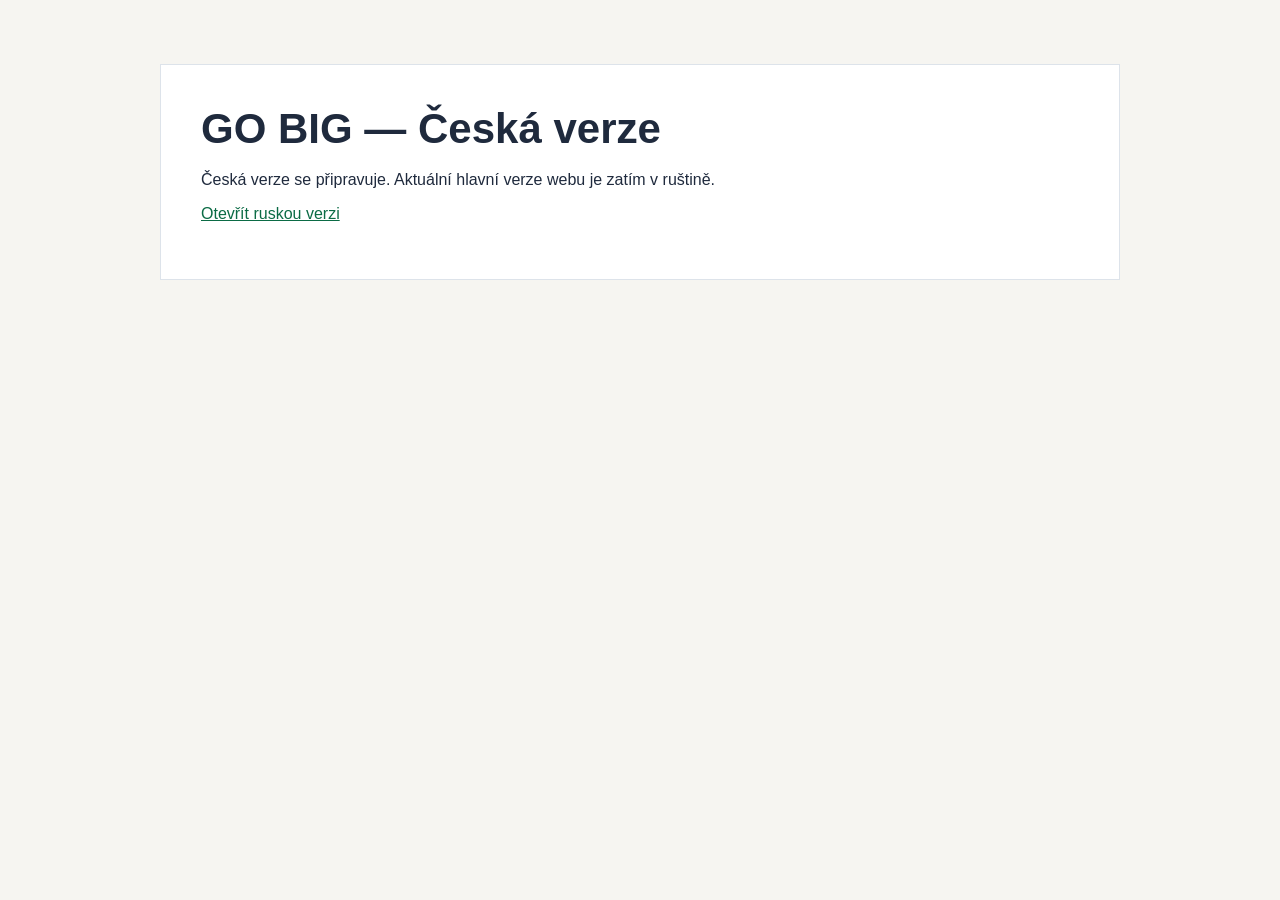
<file: cz/index.html>
<!doctype html><html lang="cs"><head><meta charset="utf-8"><meta name="viewport" content="width=device-width,initial-scale=1"><meta name="robots" content="noindex,follow"><title>GO BIG — Česká verze</title><style>body{margin:0;font-family:Arial,sans-serif;background:#f6f5f1;color:#1f2a3d}.wrap{max-width:960px;margin:0 auto;padding:64px 24px}a{color:#0B6B45}.box{background:#fff;padding:40px;border:1px solid #dde3ea}h1{font-size:42px;margin:0 0 18px}</style></head><body><div class="wrap"><div class="box"><h1>GO BIG — Česká verze</h1><p>Česká verze se připravuje. Aktuální hlavní verze webu je zatím v ruštině.</p><p><a href="../index.html">Otevřít ruskou verzi</a></p></div></div></body></html>
</file>
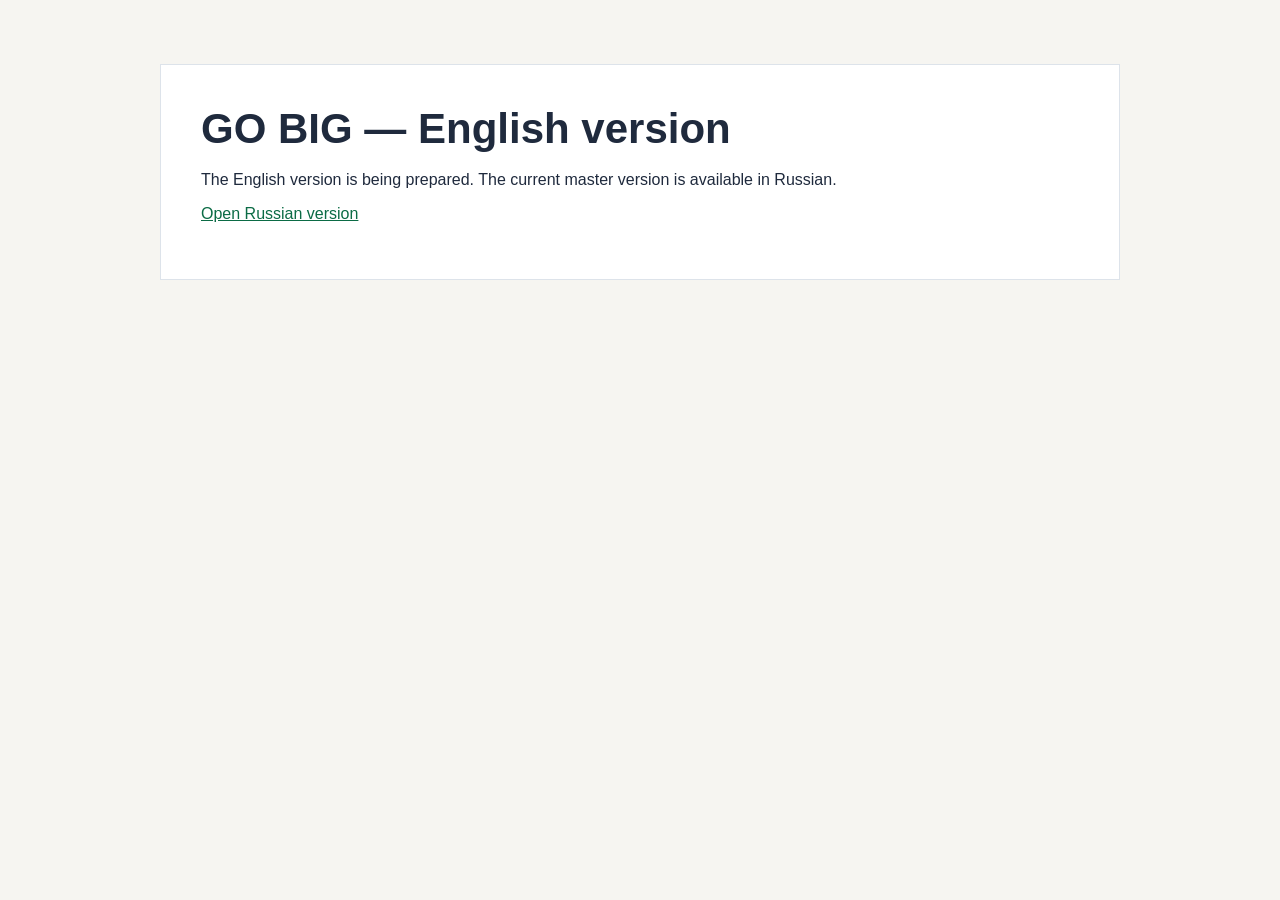
<file: en/index.html>
<!doctype html><html lang="en"><head><meta charset="utf-8"><meta name="viewport" content="width=device-width,initial-scale=1"><meta name="robots" content="noindex,follow"><title>GO BIG — English</title><style>body{margin:0;font-family:Arial,sans-serif;background:#f6f5f1;color:#1f2a3d}.wrap{max-width:960px;margin:0 auto;padding:64px 24px}a{color:#0B6B45}.box{background:#fff;padding:40px;border:1px solid #dde3ea}h1{font-size:42px;margin:0 0 18px}</style></head><body><div class="wrap"><div class="box"><h1>GO BIG — English version</h1><p>The English version is being prepared. The current master version is available in Russian.</p><p><a href="../index.html">Open Russian version</a></p></div></div></body></html>
</file>
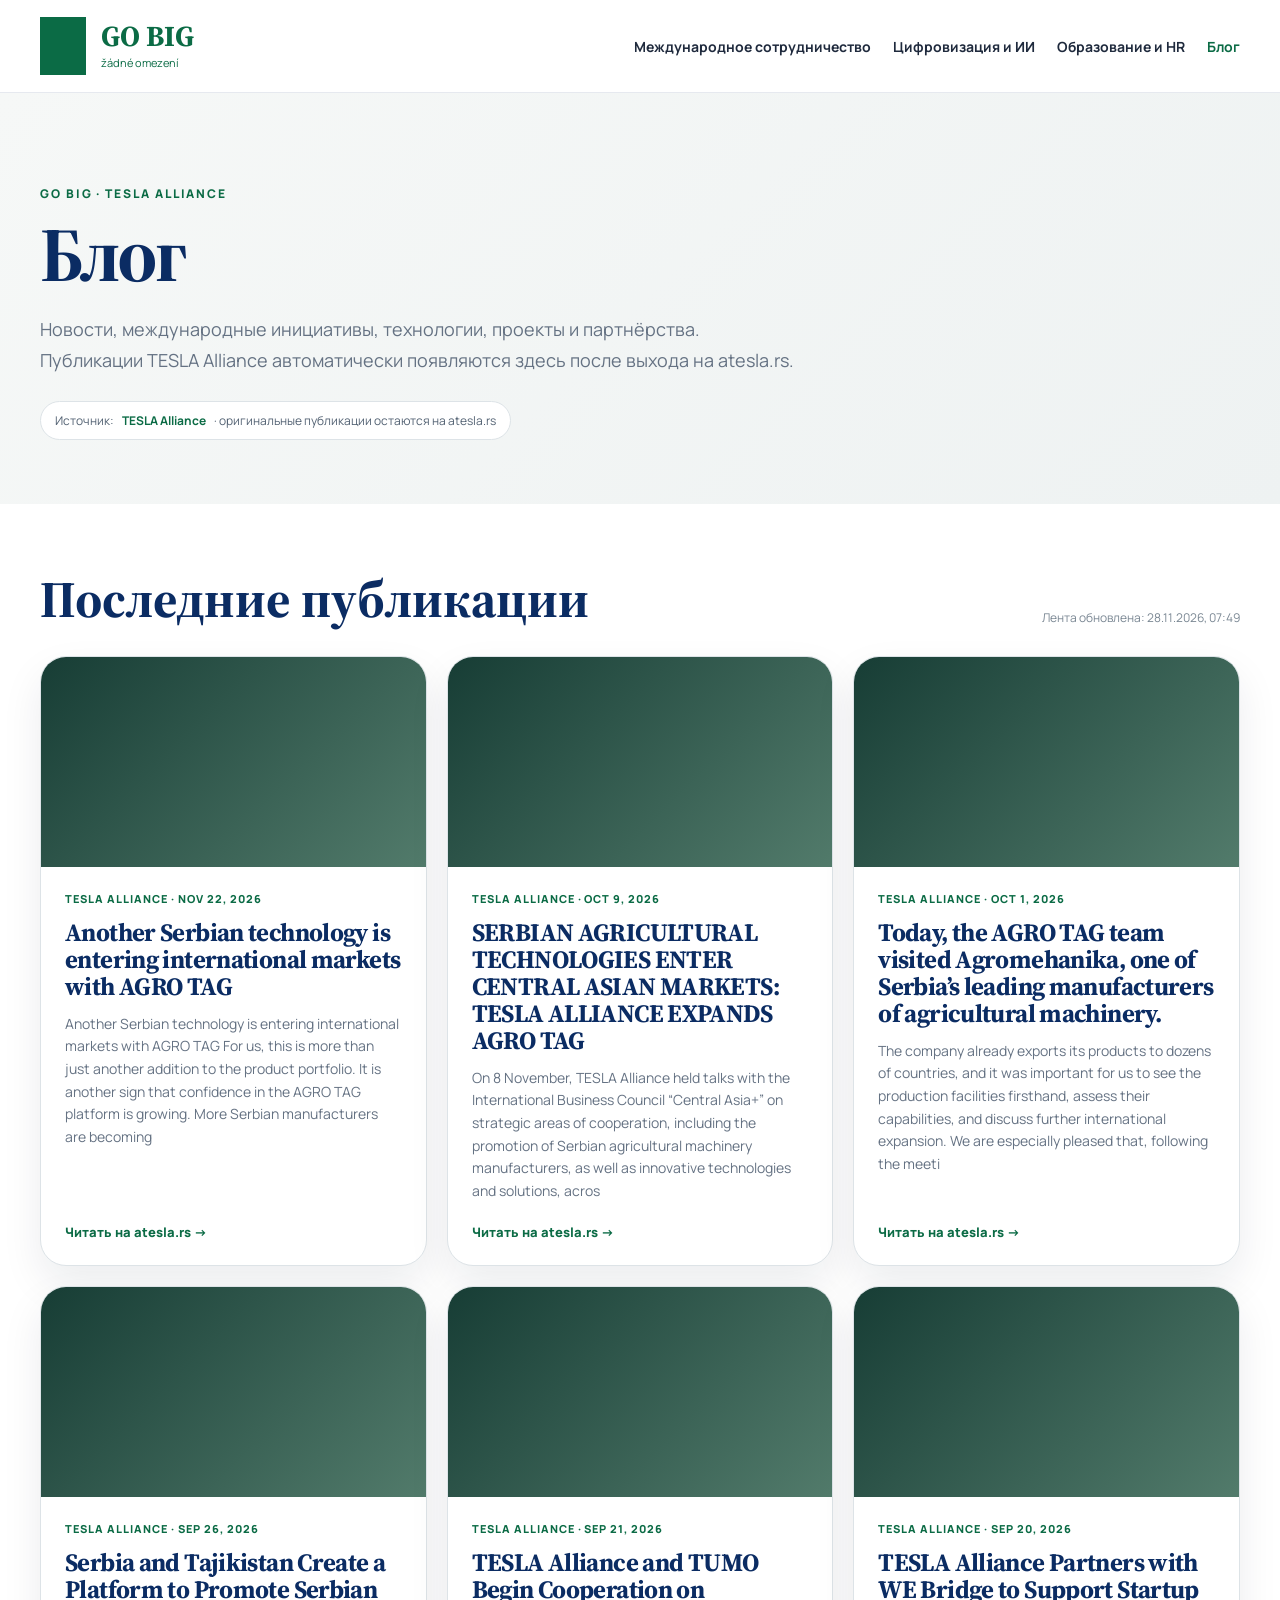
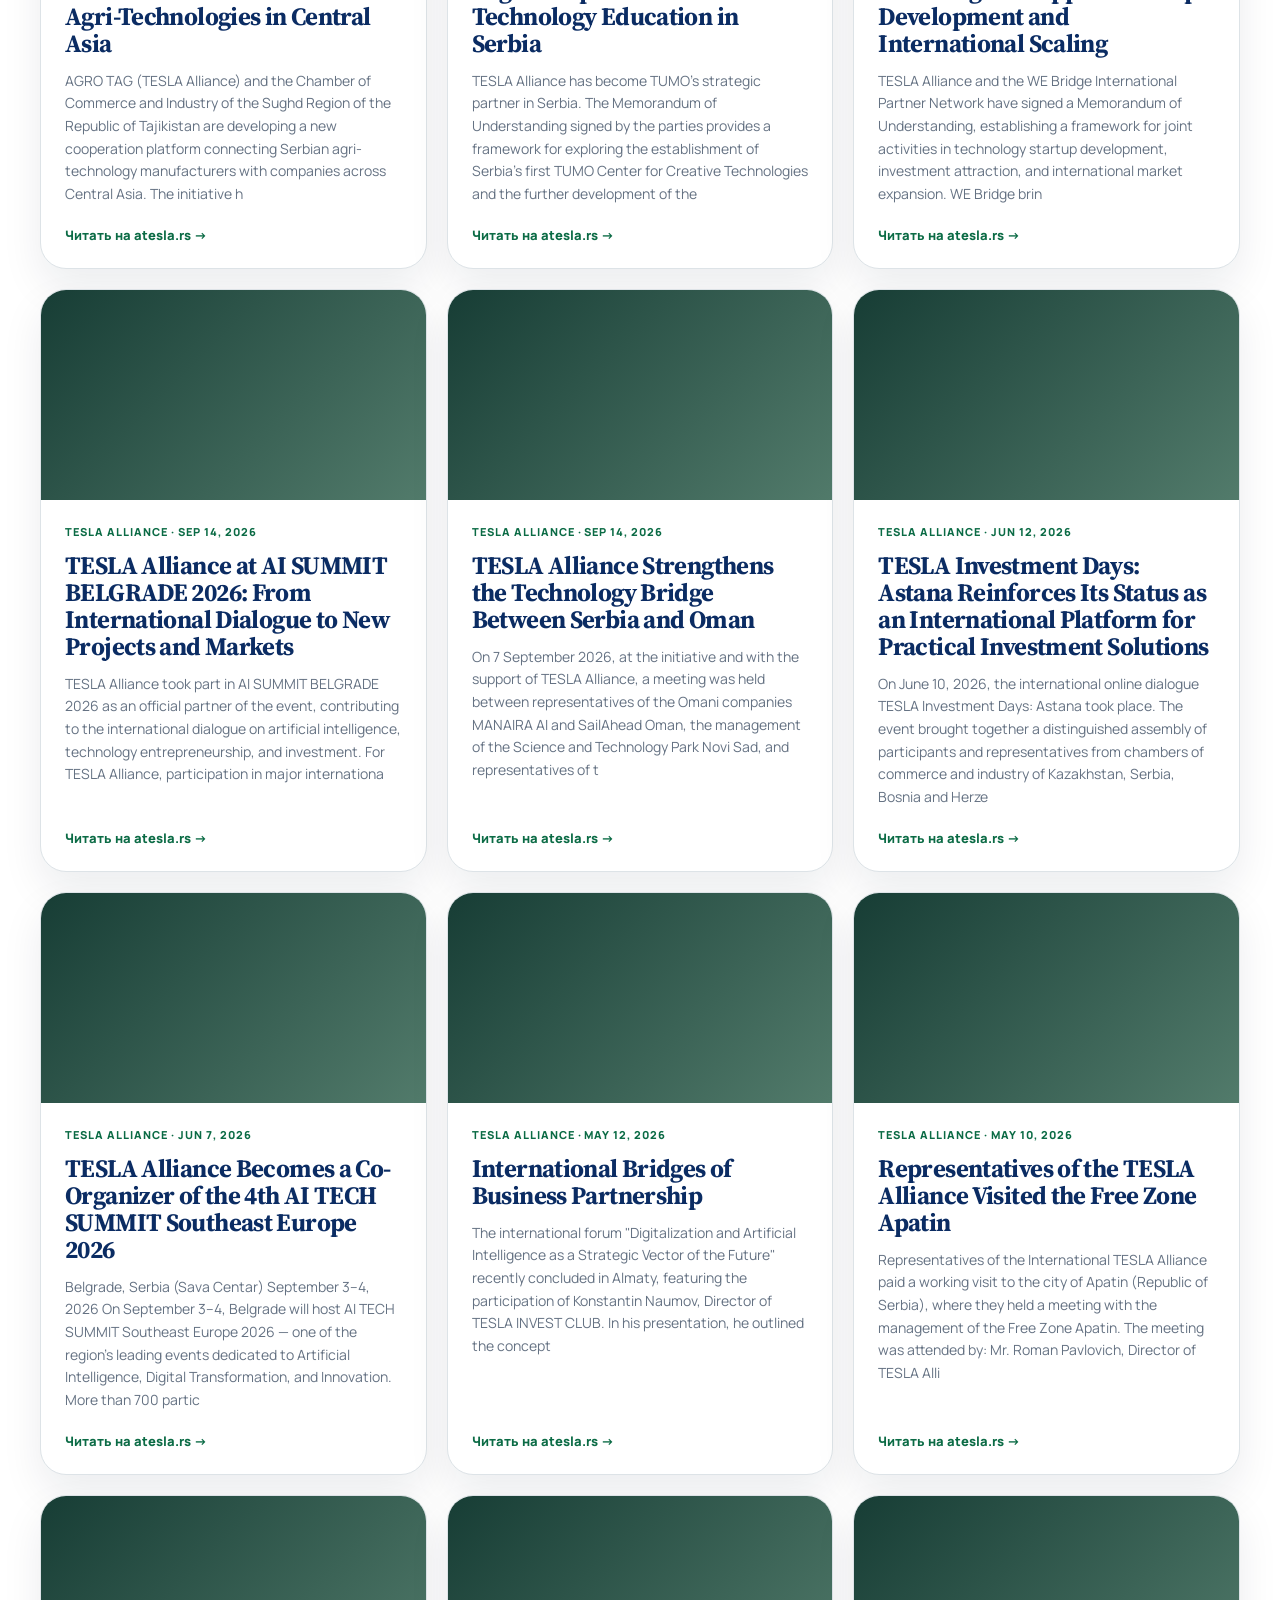
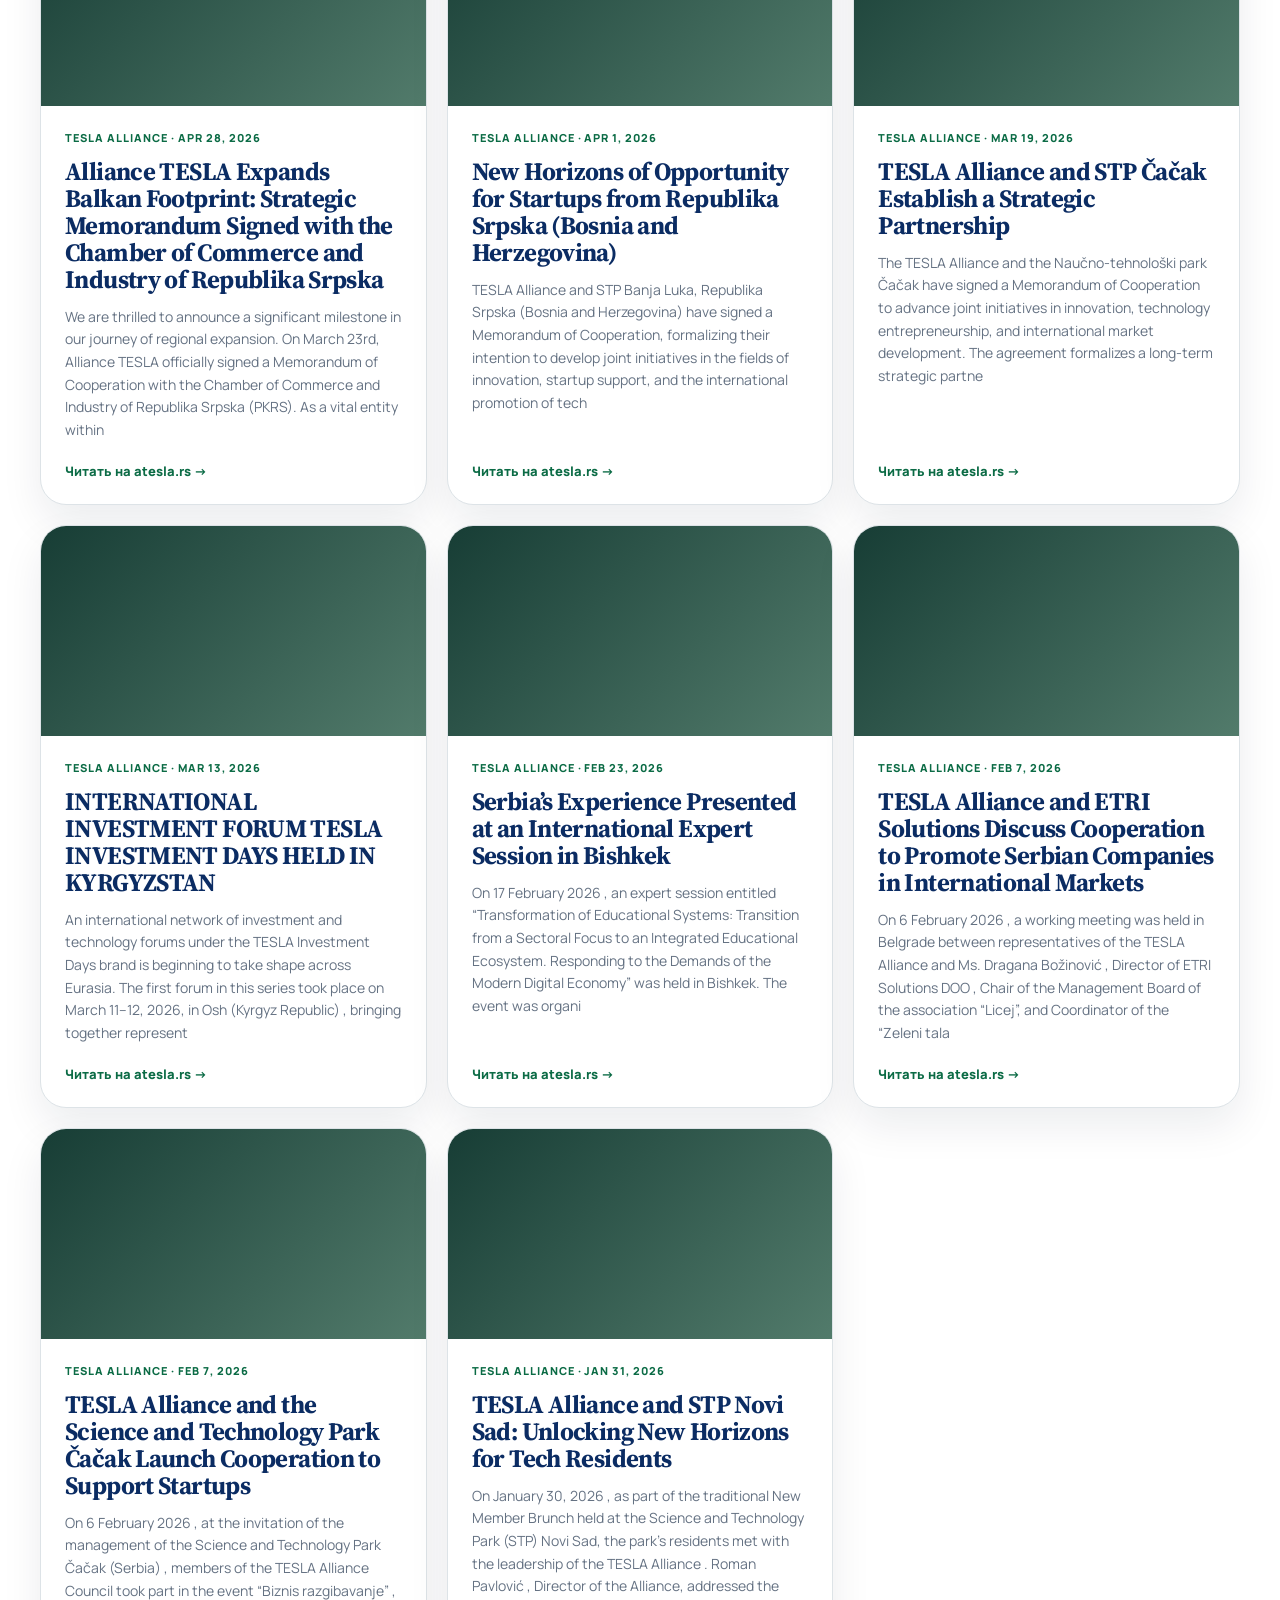
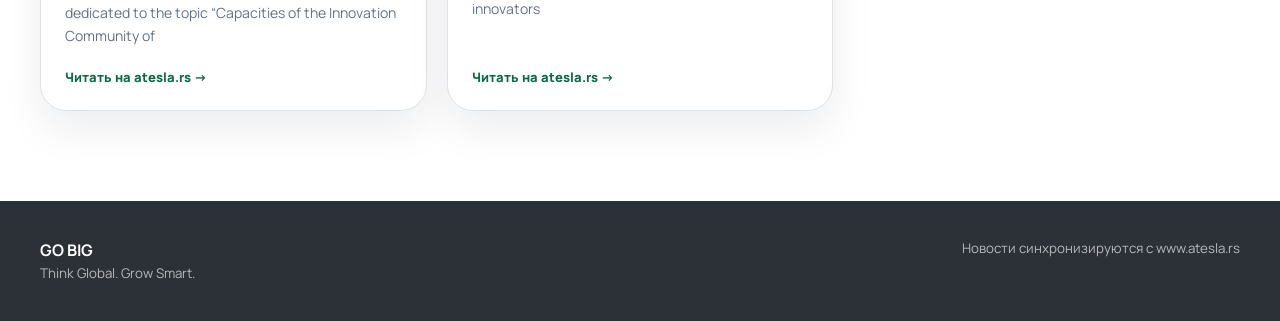
<file: assets/blog/index.html>
<!doctype html>
<html lang="ru">
<head>
<meta charset="utf-8"/>
<meta name="viewport" content="width=device-width,initial-scale=1"/>
<title>Блог — GO BIG</title>
<meta name="description" content="Новости, международные проекты, технологии и партнёрства GO BIG и TESLA Alliance."/>
<style>
@import url('https://fonts.googleapis.com/css2?family=Manrope:wght@400;500;600;700;800&family=Source+Serif+4:opsz,wght@8..60,600;8..60,700&display=swap');
:root{--green:#0B6B45;--navy:#0B2C63;--ink:#1F2A3D;--muted:#657283;--soft:#F3F5F7;--line:#DDE3E7;--serif:"Source Serif 4",Georgia,serif;--sans:"Manrope",Arial,sans-serif;--shadow:0 18px 42px rgba(17,29,47,.08)}
*{box-sizing:border-box}body{margin:0;background:#fff;color:var(--ink);font-family:var(--sans)}a{text-decoration:none;color:inherit}.wrap{width:min(1200px,calc(100% - 48px));margin:auto}header{position:sticky;top:0;z-index:20;background:rgba(255,255,255,.96);border-bottom:1px solid rgba(11,44,99,.1);backdrop-filter:blur(10px)}.head{min-height:92px;display:flex;align-items:center;justify-content:space-between;gap:24px}.brand{display:flex;align-items:center;gap:15px}.mark{width:46px;height:58px;background:var(--green)}.brand strong{display:block;color:var(--green);font:700 29px/1 var(--serif)}.brand small{display:block;margin-top:4px;color:var(--green);font-size:11px}.nav{display:flex;gap:22px;align-items:center;font-size:14px;font-weight:700}.nav a:hover,.nav .active{color:var(--green)}
.hero{padding:92px 0 64px;background:linear-gradient(135deg,#f6f8f7 0%,#eef2f2 100%)}.kicker{color:var(--green);font-size:12px;font-weight:800;letter-spacing:.16em;text-transform:uppercase}.hero h1{margin:16px 0 0;color:var(--navy);font:700 clamp(52px,6vw,82px)/.94 var(--serif);letter-spacing:-.04em}.hero p{margin:24px 0 0;max-width:760px;color:var(--muted);font-size:18px;line-height:1.7}.source-note{display:inline-flex;gap:8px;align-items:center;margin-top:26px;padding:10px 14px;border-radius:999px;background:#fff;border:1px solid var(--line);font-size:12px;color:#536273}.source-note b{color:var(--green)}
.blog{padding:70px 0 90px}.blog-top{display:flex;justify-content:space-between;align-items:end;gap:30px;margin-bottom:30px}.blog-top h2{margin:0;color:var(--navy);font:700 clamp(34px,4vw,52px)/1 var(--serif)}.sync-state{font-size:12px;color:#7a8793}.grid{display:grid;grid-template-columns:repeat(3,minmax(0,1fr));gap:20px}.card{display:flex;flex-direction:column;min-height:430px;border:1px solid var(--line);border-radius:26px;overflow:hidden;background:#fff;box-shadow:var(--shadow);transition:transform .22s ease,box-shadow .22s ease}.card:hover{transform:translateY(-3px);box-shadow:0 24px 48px rgba(17,29,47,.11)}.media{height:210px;background:linear-gradient(135deg,#173d35,#527b6b);overflow:hidden}.media img{width:100%;height:100%;object-fit:cover}.body{padding:24px;display:flex;flex:1;flex-direction:column}.meta{color:var(--green);font-size:11px;font-weight:800;letter-spacing:.09em;text-transform:uppercase}.body h3{margin:13px 0 0;color:var(--navy);font:700 25px/1.08 var(--serif);letter-spacing:-.025em}.body p{margin:13px 0 0;color:var(--muted);font-size:14px;line-height:1.62}.more{margin-top:auto;padding-top:20px;color:var(--green);font-size:13px;font-weight:800}.empty{grid-column:1/-1;padding:38px;border:1px dashed #cbd4d9;border-radius:22px;color:var(--muted);line-height:1.7;background:#fafbfb}.footer{padding:38px 0;background:#2C3138;color:#fff}.foot{display:flex;justify-content:space-between;gap:30px}.foot small{color:rgba(255,255,255,.65)}
@media(max-width:900px){.grid{grid-template-columns:repeat(2,1fr)}.nav{gap:12px;font-size:12px}}@media(max-width:650px){.wrap{width:calc(100% - 28px)}.head{padding:14px 0;align-items:flex-start;flex-direction:column}.nav{overflow-x:auto;width:100%;white-space:nowrap;padding-bottom:5px}.hero{padding:65px 0 48px}.hero h1{font-size:50px}.grid{grid-template-columns:1fr}.blog-top{display:block}.sync-state{display:block;margin-top:10px}.card{min-height:0}.media{height:220px}.foot{flex-direction:column}}
</style>
</head>
<body>
<header><div class="wrap head"><a class="brand" href="../../index.html"><span class="mark"></span><span><strong>GO BIG</strong><small>žádné omezení</small></span></a><nav class="nav"><a href="../../international.html">Международное сотрудничество</a><a href="../../digital-ai.html">Цифровизация и ИИ</a><a href="../../education-hr.html">Образование и HR</a><a class="active" href="./">Блог</a></nav></div></header>
<main>
<section class="hero"><div class="wrap"><div class="kicker">GO BIG · TESLA Alliance</div><h1>Блог</h1><p>Новости, международные инициативы, технологии, проекты и партнёрства. Публикации TESLA Alliance автоматически появляются здесь после выхода на atesla.rs.</p><div class="source-note">Источник: <b>TESLA Alliance</b> · оригинальные публикации остаются на atesla.rs</div></div></section>
<section class="blog"><div class="wrap"><div class="blog-top"><h2>Последние публикации</h2><span class="sync-state" id="syncState">Обновляем ленту…</span></div><div class="grid" id="blogGrid"><div class="empty">Загружаем публикации TESLA Alliance…</div></div></div></section>
</main>
<footer class="footer"><div class="wrap foot"><div><strong>GO BIG</strong><br><small>Think Global. Grow Smart.</small></div><small>Новости синхронизируются с www.atesla.rs</small></div></footer>
<script>
const grid=document.getElementById('blogGrid');
const state=document.getElementById('syncState');
const esc=s=>String(s||'').replace(/[&<>"']/g,c=>({'&':'&amp;','<':'&lt;','>':'&gt;','"':'&quot;',"'":'&#39;'}[c]));
fetch('../blog-data.json',{cache:'no-store'}).then(r=>{if(!r.ok)throw new Error('feed');return r.json()}).then(data=>{
 const items=Array.isArray(data.items)?data.items:[];
 if(!items.length)throw new Error('empty');
 grid.innerHTML=items.map(x=>`<a class="card" href="${esc(x.url)}" target="_blank" rel="noopener"><div class="media">${x.image?`<img src="${esc(x.image)}" alt="" loading="lazy" onerror="this.remove()">`:''}</div><div class="body"><div class="meta">${esc(x.source||'TESLA Alliance')}${x.date?` · ${esc(x.date)}`:''}</div><h3>${esc(x.title)}</h3>${x.summary?`<p>${esc(x.summary)}</p>`:''}<div class="more">Читать на atesla.rs →</div></div></a>`).join('');
 if(data.updated_at){const d=new Date(data.updated_at);state.textContent='Лента обновлена: '+d.toLocaleString('ru-RU',{day:'2-digit',month:'2-digit',year:'numeric',hour:'2-digit',minute:'2-digit'});}else state.textContent='Автоматическая лента TESLA Alliance';
}).catch(()=>{grid.innerHTML='<div class="empty">Лента временно недоступна. Оригинальные публикации можно посмотреть на <a href="https://www.atesla.rs/blog" target="_blank" rel="noopener" style="color:#0B6B45;font-weight:800">atesla.rs →</a></div>';state.textContent='Источник: atesla.rs';});
</script>
</body></html>
</file>
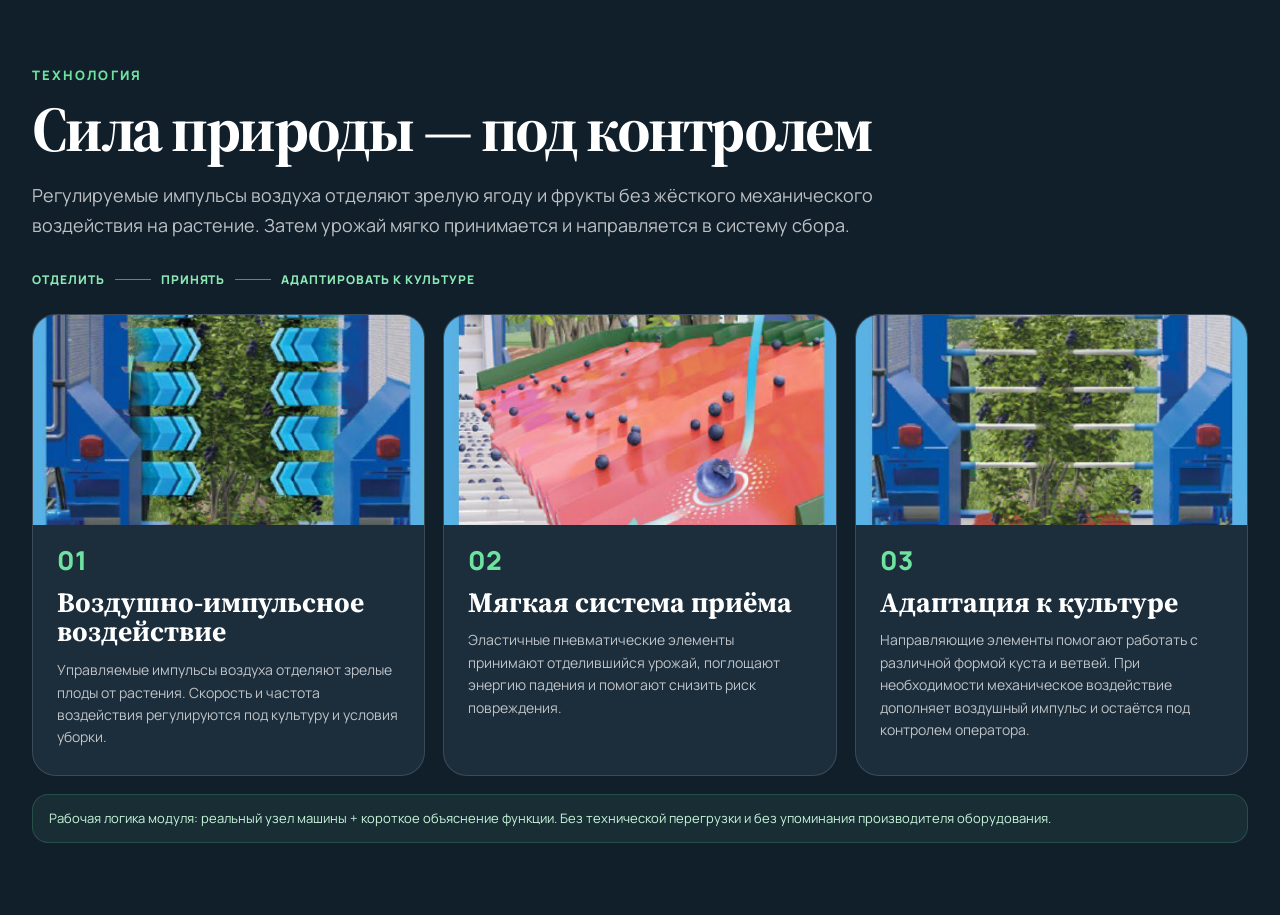
<file: berry-technology-module-draft.html>
<!doctype html>
<html lang="ru">
<head>
<meta charset="utf-8"/>
<meta name="viewport" content="width=device-width,initial-scale=1"/>
<title>Заготовка модуля технологии — AGRO TAG</title>
<style>
@import url('https://fonts.googleapis.com/css2?family=Manrope:wght@400;500;600;700;800&family=Source+Serif+4:opsz,wght@8..60,600;8..60,700&display=swap');
:root{--green:#6ee39f;--navy:#10253d;--panel:#1c2d3b;--line:rgba(255,255,255,.14);--muted:rgba(255,255,255,.72);--serif:"Source Serif 4",Georgia,serif;--sans:"Manrope",Arial,sans-serif}
*{box-sizing:border-box}
body{margin:0;background:#111f2b;color:#fff;font-family:var(--sans)}
.wrap{width:min(1280px,calc(100% - 64px));margin:auto;padding:66px 0 72px}
.eyebrow{font-size:13px;font-weight:800;letter-spacing:.16em;text-transform:uppercase;color:var(--green)}
h1{margin:14px 0 0;font:700 clamp(48px,5vw,72px)/.96 var(--serif);letter-spacing:-.04em}
.lead{max-width:880px;margin:22px 0 0;color:var(--muted);font-size:18px;line-height:1.65}
.flow{display:flex;align-items:center;gap:10px;margin-top:30px;color:#8ce9b5;font-size:12px;font-weight:800;letter-spacing:.08em;text-transform:uppercase}
.flow i{display:block;width:36px;height:1px;background:rgba(140,233,181,.55)}
.tech-grid{display:grid;grid-template-columns:repeat(3,1fr);gap:18px;margin-top:26px}
.card{overflow:hidden;border:1px solid var(--line);border-radius:24px;background:var(--panel)}
.visual{height:210px;background:#0e1c28;overflow:hidden}
.visual img{width:100%;height:100%;object-fit:cover;object-position:center;display:block}
.content{padding:22px 24px 26px}
.num{display:block;color:var(--green);font-size:26px;font-weight:800;line-height:1}
h2{margin:15px 0 0;font:700 28px/1.06 var(--serif)}
p{margin:12px 0 0;color:var(--muted);font-size:14px;line-height:1.6}
.note{margin-top:18px;padding:14px 16px;border-radius:16px;background:rgba(110,227,159,.08);border:1px solid rgba(110,227,159,.18);color:#c8f5db;font-size:13px;line-height:1.5}
@media(max-width:900px){.wrap{width:calc(100% - 28px);padding:54px 0}.tech-grid{grid-template-columns:1fr}.visual{height:230px}.flow{flex-wrap:wrap}h1{font-size:clamp(42px,11vw,62px)}}
</style>
</head>
<body>
<section>
<div class="wrap">
<div class="eyebrow">Технология</div>
<h1>Сила природы — под контролем</h1>
<p class="lead">Регулируемые импульсы воздуха отделяют зрелую ягоду и фрукты без жёсткого механического воздействия на растение. Затем урожай мягко принимается и направляется в систему сбора.</p>
<div class="flow"><span>Отделить</span><i></i><span>Принять</span><i></i><span>Адаптировать к культуре</span></div>
<div class="tech-grid">
<article class="card">
<div class="visual"><img src="/Карточка Воздушная уборка.png" alt="Воздушно-импульсная уборка"/></div>
<div class="content"><span class="num">01</span><h2>Воздушно-импульсное воздействие</h2><p>Управляемые импульсы воздуха отделяют зрелые плоды от растения. Скорость и частота воздействия регулируются под культуру и условия уборки.</p></div>
</article>
<article class="card">
<div class="visual"><img src="/Карточка Пневматические подушки.png" alt="Пневматическая система мягкого приёма"/></div>
<div class="content"><span class="num">02</span><h2>Мягкая система приёма</h2><p>Эластичные пневматические элементы принимают отделившийся урожай, поглощают энергию падения и помогают снизить риск повреждения.</p></div>
</article>
<article class="card">
<div class="visual"><img src="/карточка Механические пальцы.png" alt="Направляющие механические элементы"/></div>
<div class="content"><span class="num">03</span><h2>Адаптация к культуре</h2><p>Направляющие элементы помогают работать с различной формой куста и ветвей. При необходимости механическое воздействие дополняет воздушный импульс и остаётся под контролем оператора.</p></div>
</article>
</div>
<div class="note">Рабочая логика модуля: реальный узел машины + короткое объяснение функции. Без технической перегрузки и без упоминания производителя оборудования.</div>
</div>
</section>
</body>
</html>
</file>
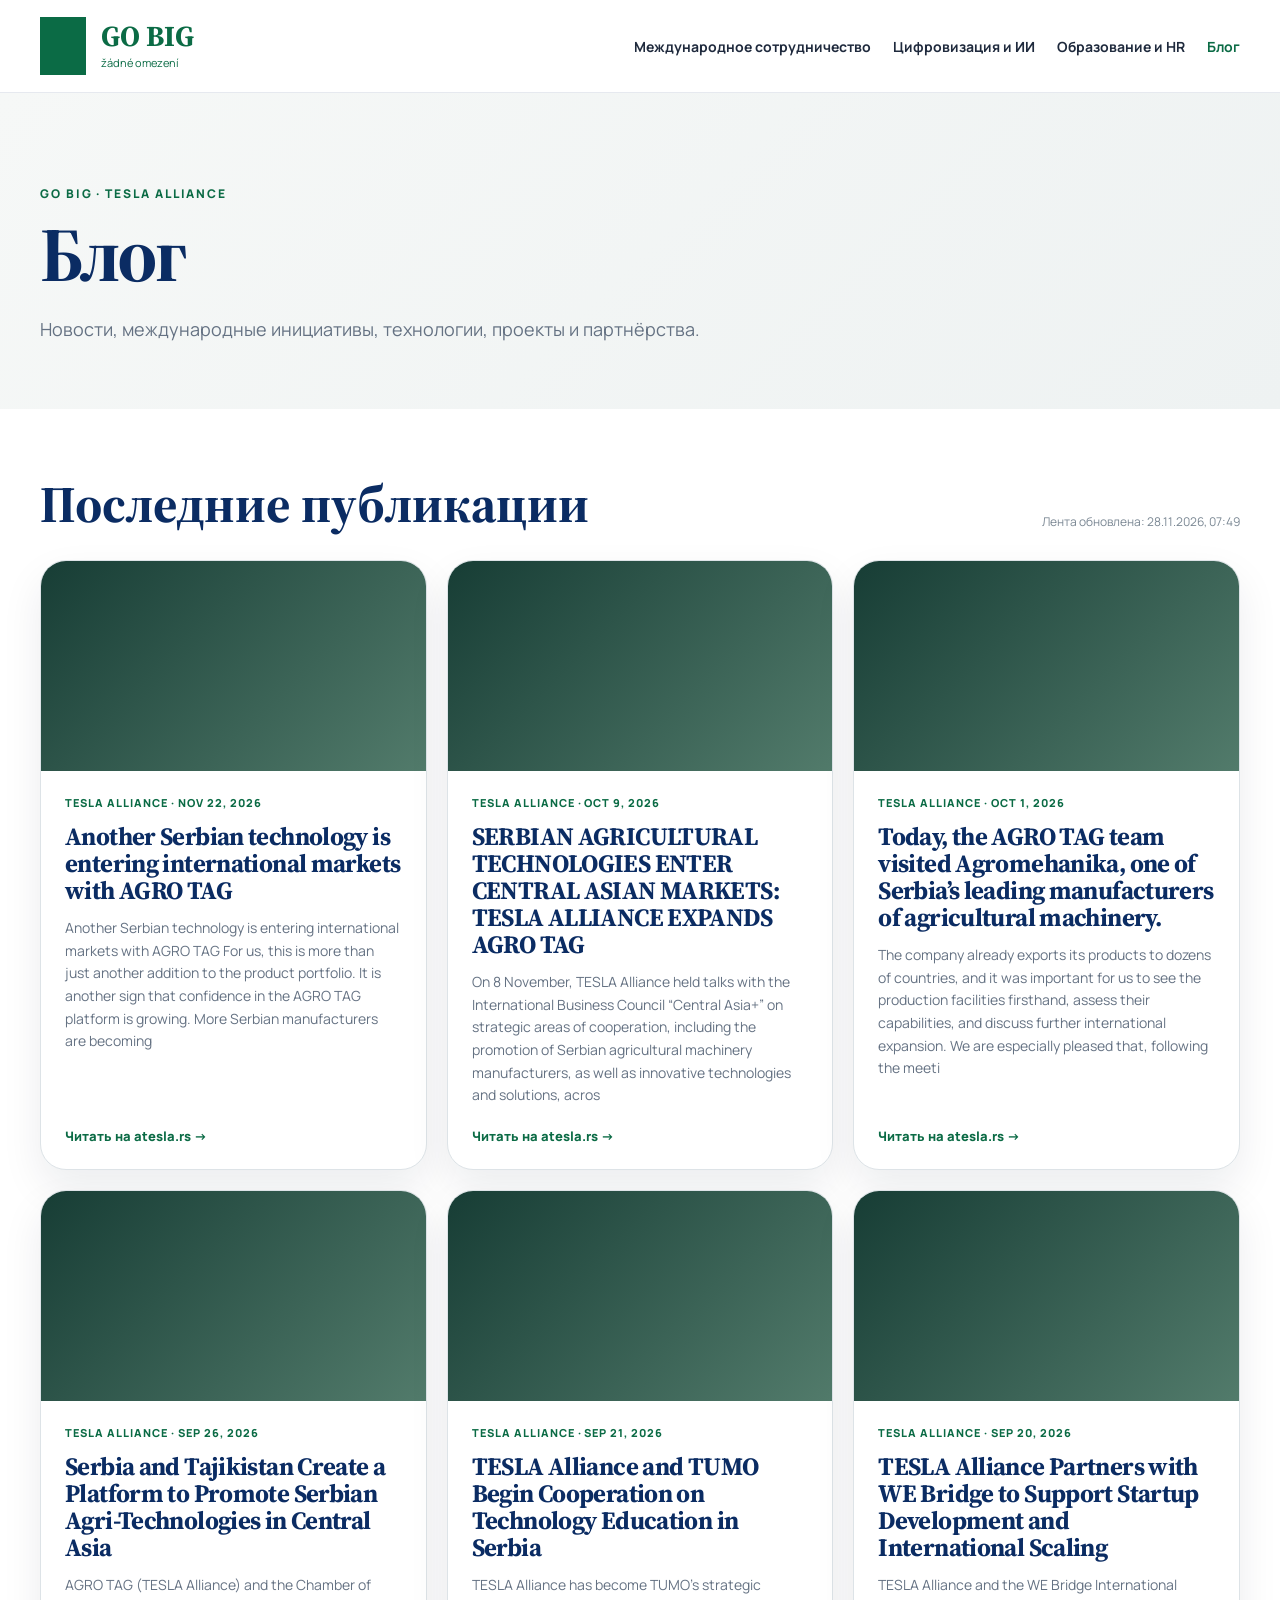
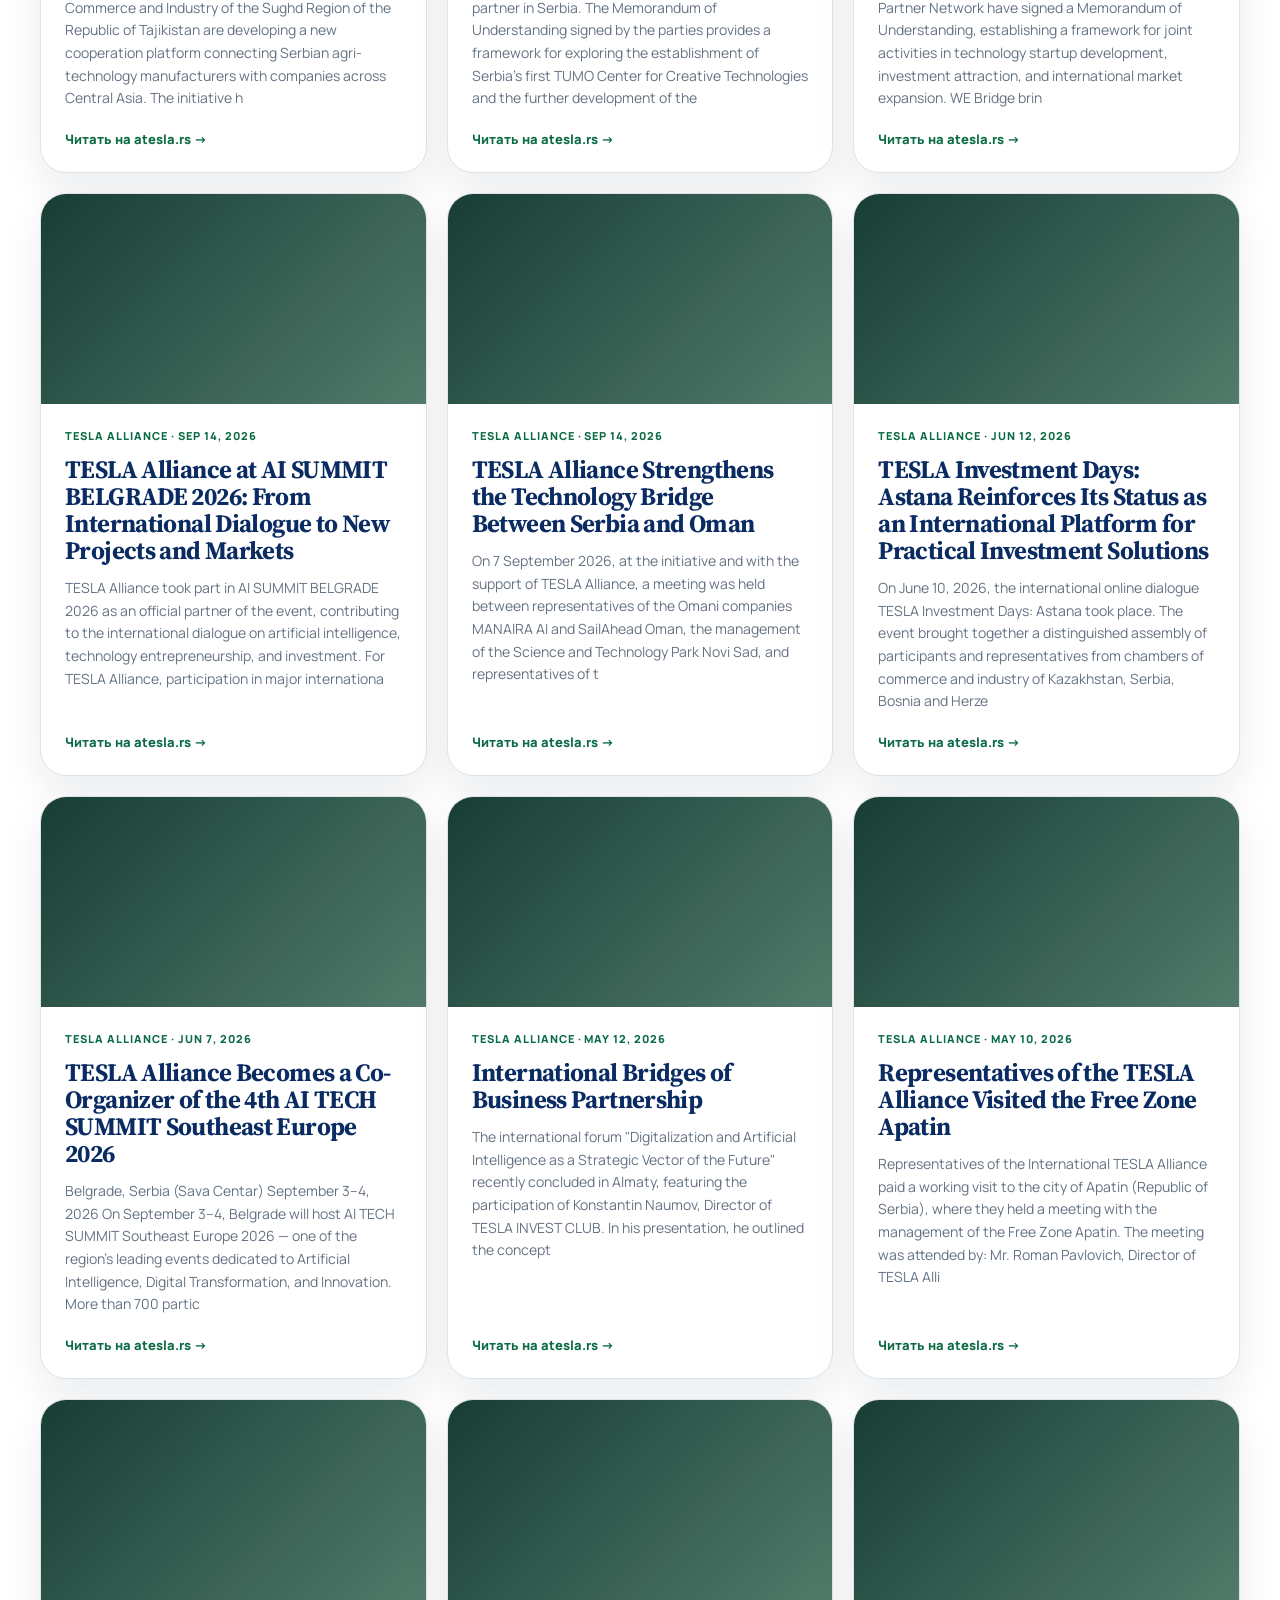
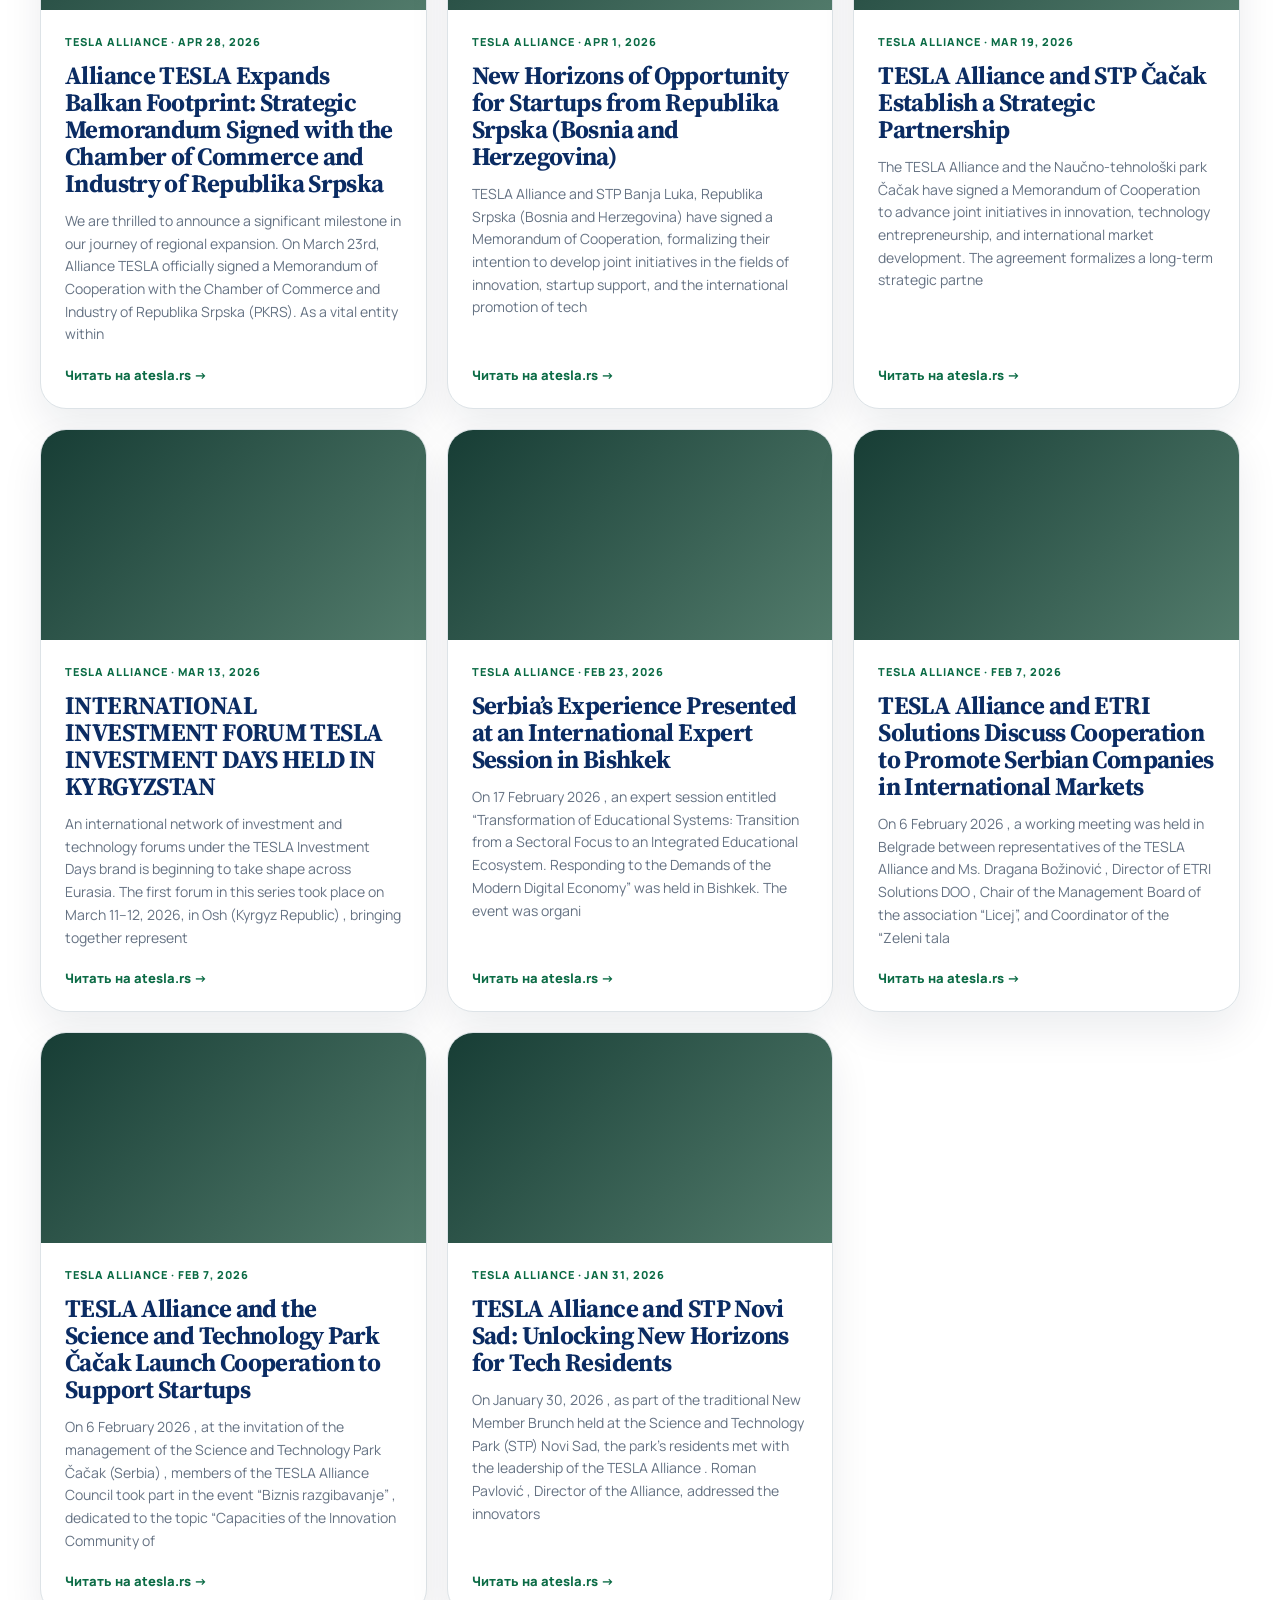
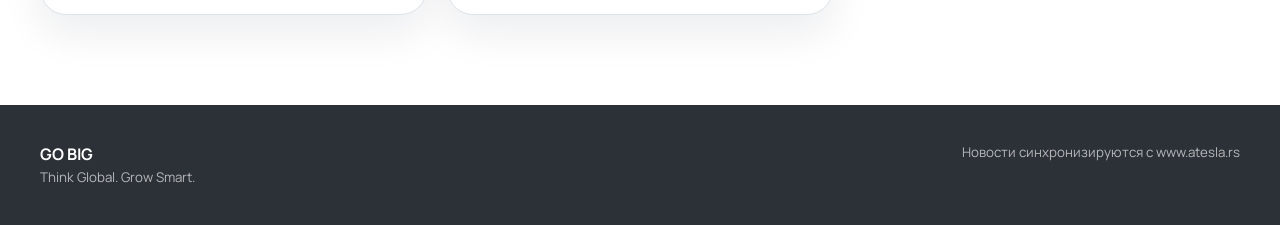
<file: blog.html>
<!doctype html>
<html lang="ru">
<head>
<meta charset="utf-8"/>
<meta name="viewport" content="width=device-width,initial-scale=1"/>
<title>Блог — GO BIG</title>
<meta name="description" content="Новости, международные проекты, технологии и партнёрства GO BIG и TESLA Alliance."/>
<style>
@import url('https://fonts.googleapis.com/css2?family=Manrope:wght@400;500;600;700;800&family=Source+Serif+4:opsz,wght@8..60,600;8..60,700&display=swap');
:root{--green:#0B6B45;--navy:#0B2C63;--ink:#1F2A3D;--muted:#657283;--soft:#F3F5F7;--line:#DDE3E7;--serif:"Source Serif 4",Georgia,serif;--sans:"Manrope",Arial,sans-serif;--shadow:0 18px 42px rgba(17,29,47,.08)}
*{box-sizing:border-box}body{margin:0;background:#fff;color:var(--ink);font-family:var(--sans)}a{text-decoration:none;color:inherit}.wrap{width:min(1200px,calc(100% - 48px));margin:auto}header{position:sticky;top:0;z-index:20;background:rgba(255,255,255,.96);border-bottom:1px solid rgba(11,44,99,.1);backdrop-filter:blur(10px)}.head{min-height:92px;display:flex;align-items:center;justify-content:space-between;gap:24px}.brand{display:flex;align-items:center;gap:15px}.mark{width:46px;height:58px;background:var(--green)}.brand strong{display:block;color:var(--green);font:700 29px/1 var(--serif)}.brand small{display:block;margin-top:4px;color:var(--green);font-size:11px}.nav{display:flex;gap:22px;align-items:center;font-size:14px;font-weight:700}.nav a:hover,.nav .active{color:var(--green)}
.hero{padding:92px 0 64px;background:linear-gradient(135deg,#f6f8f7 0%,#eef2f2 100%)}.kicker{color:var(--green);font-size:12px;font-weight:800;letter-spacing:.16em;text-transform:uppercase}.hero h1{margin:16px 0 0;color:var(--navy);font:700 clamp(52px,6vw,82px)/.94 var(--serif);letter-spacing:-.04em}.hero p{margin:24px 0 0;max-width:760px;color:var(--muted);font-size:18px;line-height:1.7}
.blog{padding:70px 0 90px}.blog-top{display:flex;justify-content:space-between;align-items:end;gap:30px;margin-bottom:30px}.blog-top h2{margin:0;color:var(--navy);font:700 clamp(34px,4vw,52px)/1 var(--serif)}.sync-state{font-size:12px;color:#7a8793}.grid{display:grid;grid-template-columns:repeat(3,minmax(0,1fr));gap:20px}.card{display:flex;flex-direction:column;min-height:430px;border:1px solid var(--line);border-radius:26px;overflow:hidden;background:#fff;box-shadow:var(--shadow);transition:transform .22s ease,box-shadow .22s ease}.card:hover{transform:translateY(-3px);box-shadow:0 24px 48px rgba(17,29,47,.11)}.media{height:210px;background:linear-gradient(135deg,#173d35,#527b6b);overflow:hidden}.media img{width:100%;height:100%;object-fit:cover}.body{padding:24px;display:flex;flex:1;flex-direction:column}.meta{color:var(--green);font-size:11px;font-weight:800;letter-spacing:.09em;text-transform:uppercase}.body h3{margin:13px 0 0;color:var(--navy);font:700 25px/1.08 var(--serif);letter-spacing:-.025em}.body p{margin:13px 0 0;color:var(--muted);font-size:14px;line-height:1.62}.more{margin-top:auto;padding-top:20px;color:var(--green);font-size:13px;font-weight:800}.empty{grid-column:1/-1;padding:38px;border:1px dashed #cbd4d9;border-radius:22px;color:var(--muted);line-height:1.7;background:#fafbfb}.footer{padding:38px 0;background:#2C3138;color:#fff}.foot{display:flex;justify-content:space-between;gap:30px}.foot small{color:rgba(255,255,255,.65)}
@media(max-width:900px){.grid{grid-template-columns:repeat(2,1fr)}.nav{gap:12px;font-size:12px}}@media(max-width:650px){.wrap{width:calc(100% - 28px)}.head{padding:14px 0;align-items:flex-start;flex-direction:column}.nav{overflow-x:auto;width:100%;white-space:nowrap;padding-bottom:5px}.hero{padding:65px 0 48px}.hero h1{font-size:50px}.grid{grid-template-columns:1fr}.blog-top{display:block}.sync-state{display:block;margin-top:10px}.card{min-height:0}.media{height:220px}.foot{flex-direction:column}}
</style>
</head>
<body>
<header><div class="wrap head"><a class="brand" href="index.html"><span class="mark"></span><span><strong>GO BIG</strong><small>žádné omezení</small></span></a><nav class="nav"><a href="international.html">Международное сотрудничество</a><a href="digital-ai.html">Цифровизация и ИИ</a><a href="education-hr.html">Образование и HR</a><a class="active" href="blog.html">Блог</a></nav></div></header>
<main>
<section class="hero"><div class="wrap"><div class="kicker">GO BIG · TESLA Alliance</div><h1>Блог</h1><p>Новости, международные инициативы, технологии, проекты и партнёрства.</p></div></section>
<section class="blog"><div class="wrap"><div class="blog-top"><h2>Последние публикации</h2><span class="sync-state" id="syncState">Обновляем ленту…</span></div><div class="grid" id="blogGrid"><div class="empty">Загружаем публикации TESLA Alliance…</div></div></div></section>
</main>
<footer class="footer"><div class="wrap foot"><div><strong>GO BIG</strong><br><small>Think Global. Grow Smart.</small></div><small>Новости синхронизируются с www.atesla.rs</small></div></footer>
<script>
const grid=document.getElementById('blogGrid');
const state=document.getElementById('syncState');
const esc=s=>String(s||'').replace(/[&<>"']/g,c=>({'&':'&amp;','<':'&lt;','>':'&gt;','"':'&quot;',"'":'&#39;'}[c]));
fetch('assets/blog-data.json',{cache:'no-store'}).then(r=>{if(!r.ok)throw new Error('feed');return r.json()}).then(data=>{
 const items=Array.isArray(data.items)?data.items:[];
 if(!items.length)throw new Error('empty');
 grid.innerHTML=items.map(x=>`<a class="card" href="${esc(x.url)}" target="_blank" rel="noopener"><div class="media">${x.image?`<img src="${esc(x.image)}" alt="" loading="lazy" onerror="this.remove()">`:''}</div><div class="body"><div class="meta">${esc(x.source||'TESLA Alliance')}${x.date?` · ${esc(x.date)}`:''}</div><h3>${esc(x.title)}</h3>${x.summary?`<p>${esc(x.summary)}</p>`:''}<div class="more">Читать на atesla.rs →</div></div></a>`).join('');
 if(data.updated_at){const d=new Date(data.updated_at);state.textContent='Лента обновлена: '+d.toLocaleString('ru-RU',{day:'2-digit',month:'2-digit',year:'numeric',hour:'2-digit',minute:'2-digit'});}else state.textContent='Автоматическая лента TESLA Alliance';
}).catch(()=>{grid.innerHTML='<div class="empty">Лента временно недоступна. Оригинальные публикации можно посмотреть на <a href="https://www.atesla.rs/blog" target="_blank" rel="noopener" style="color:#0B6B45;font-weight:800">atesla.rs →</a></div>';state.textContent='Источник: atesla.rs';});
</script>
</body></html>
</file>
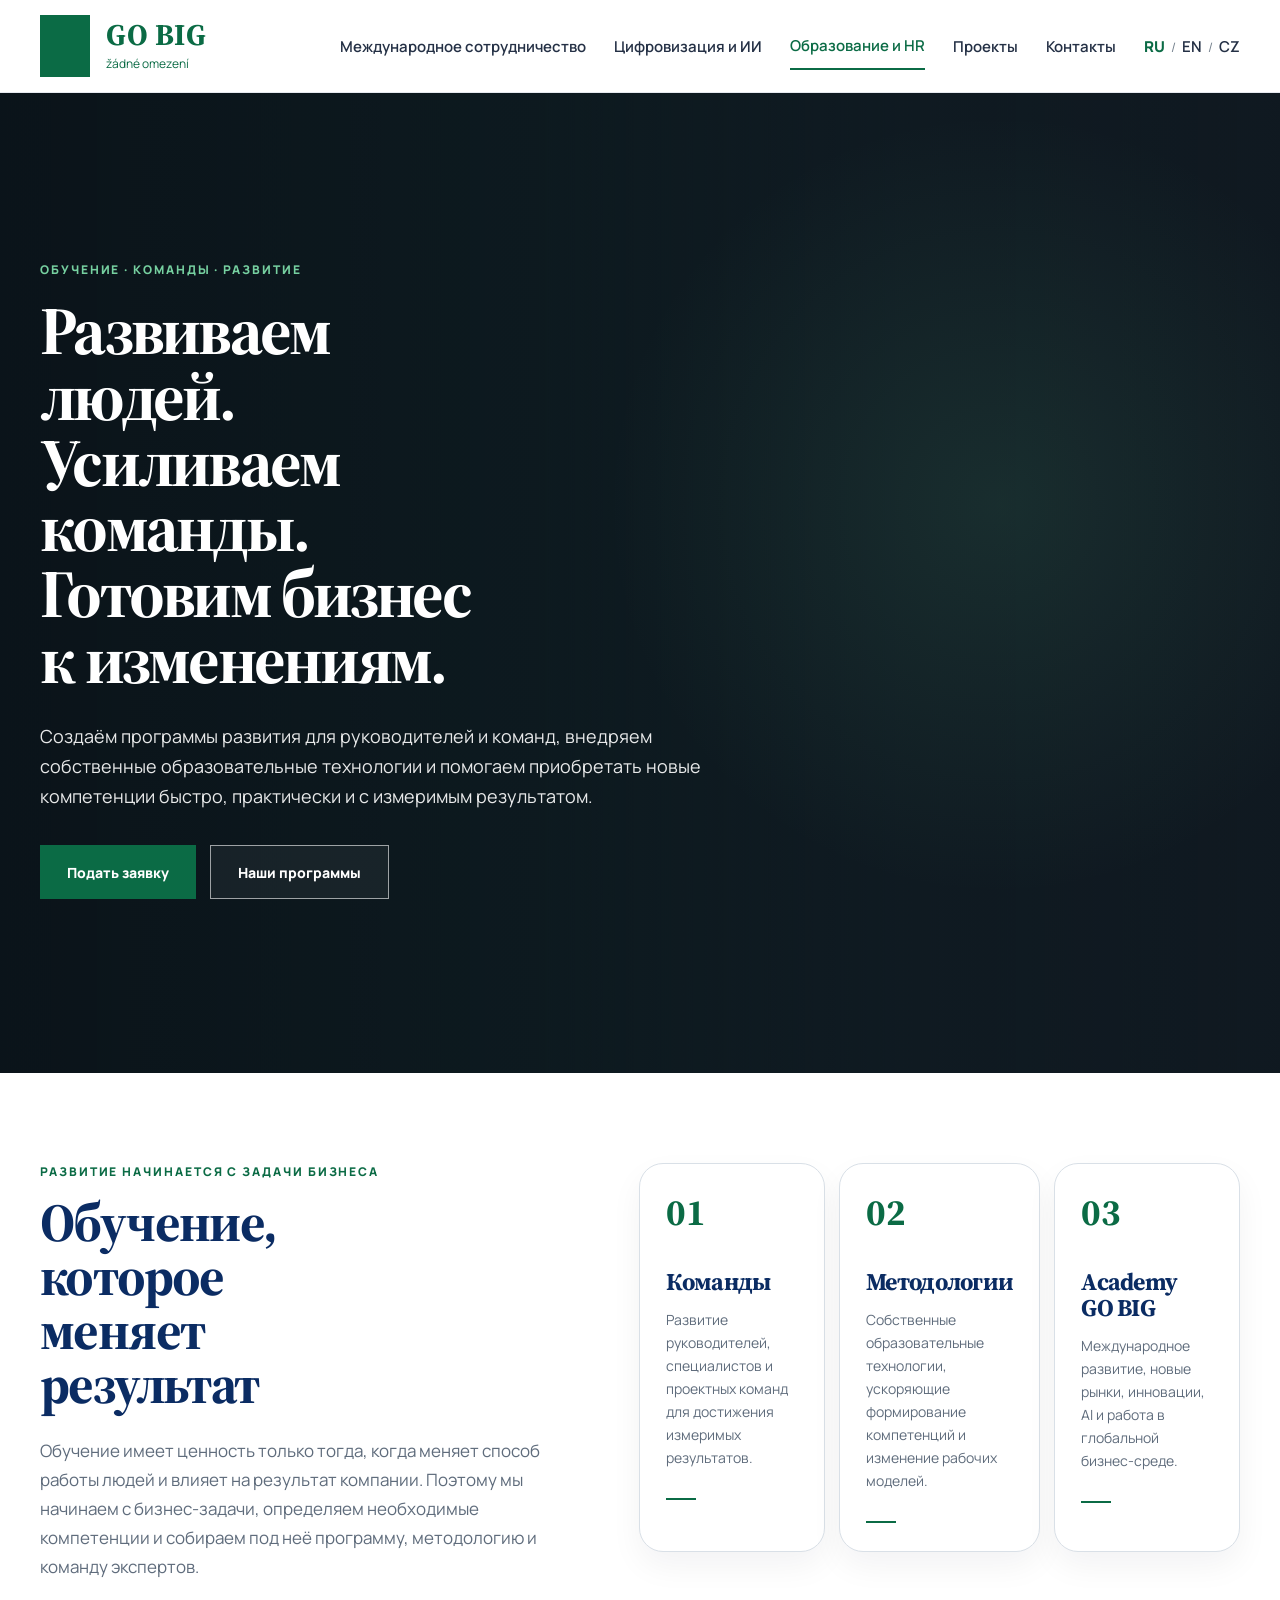
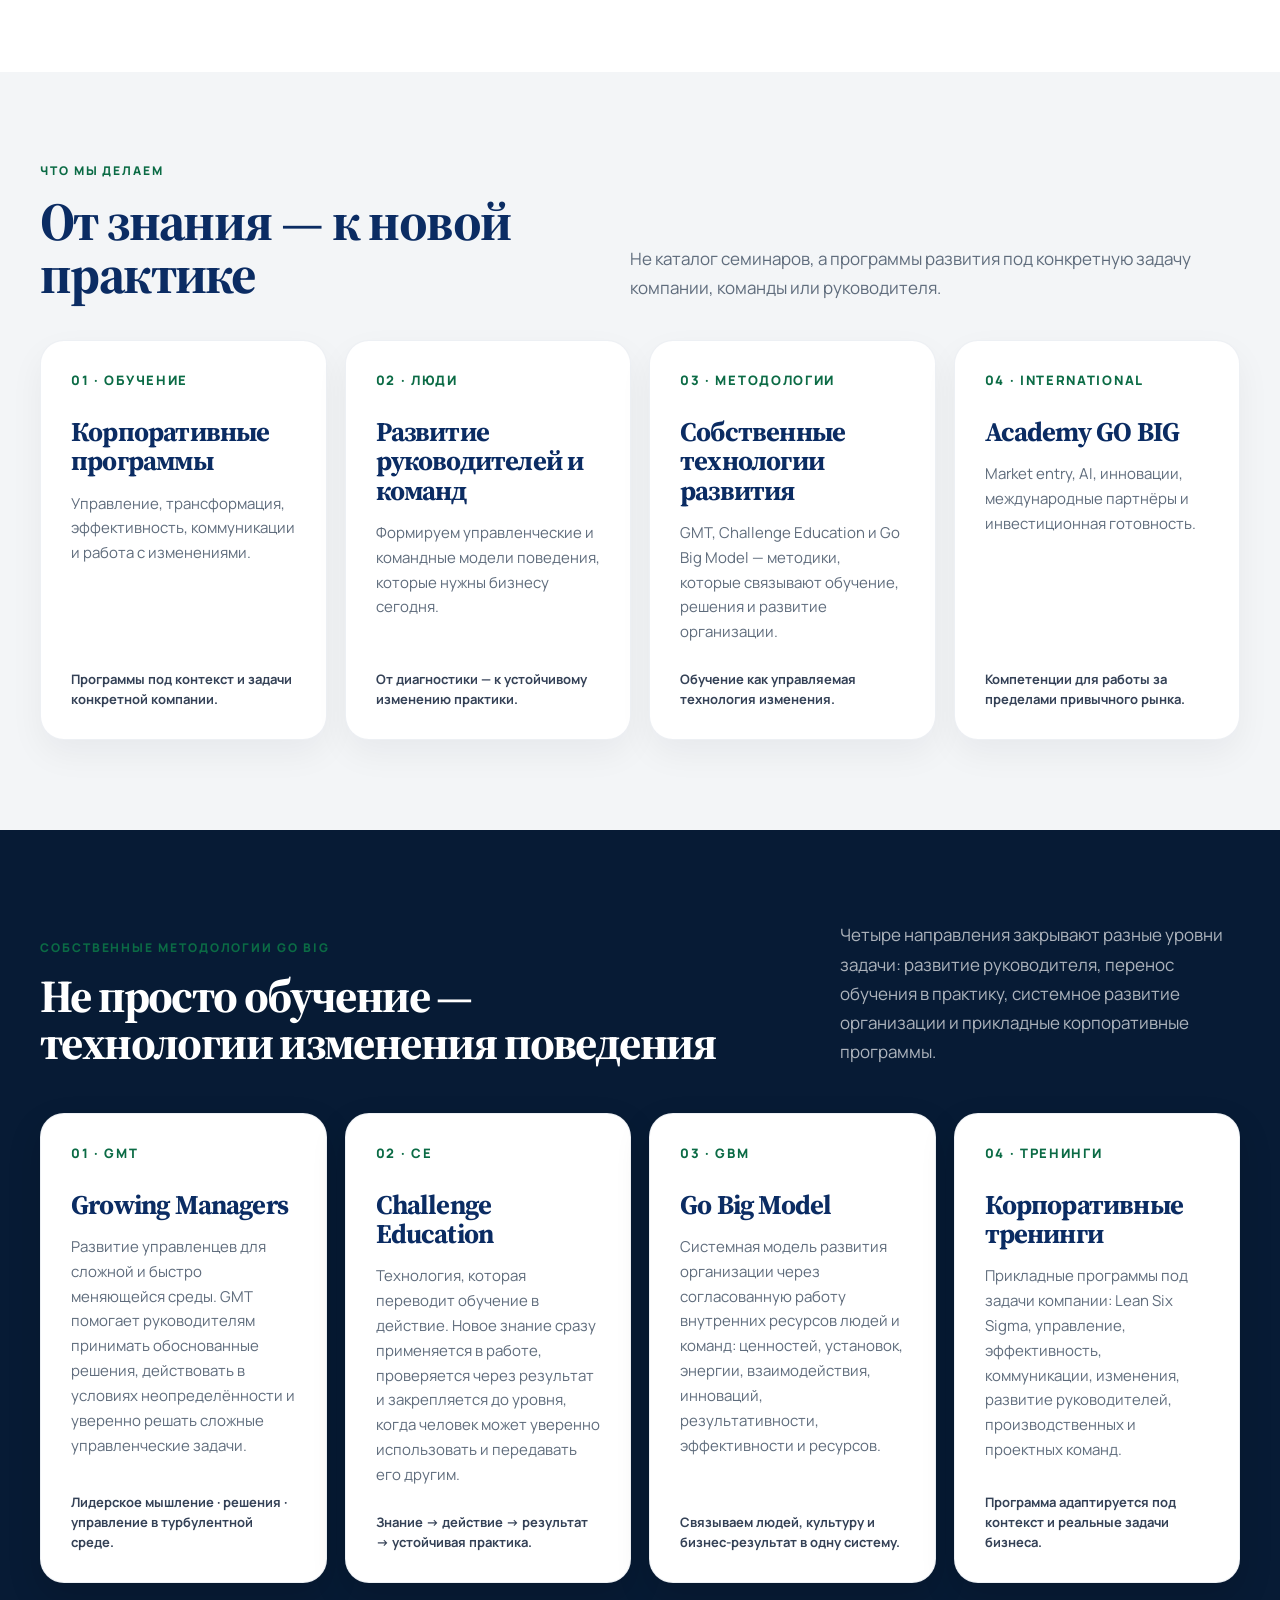
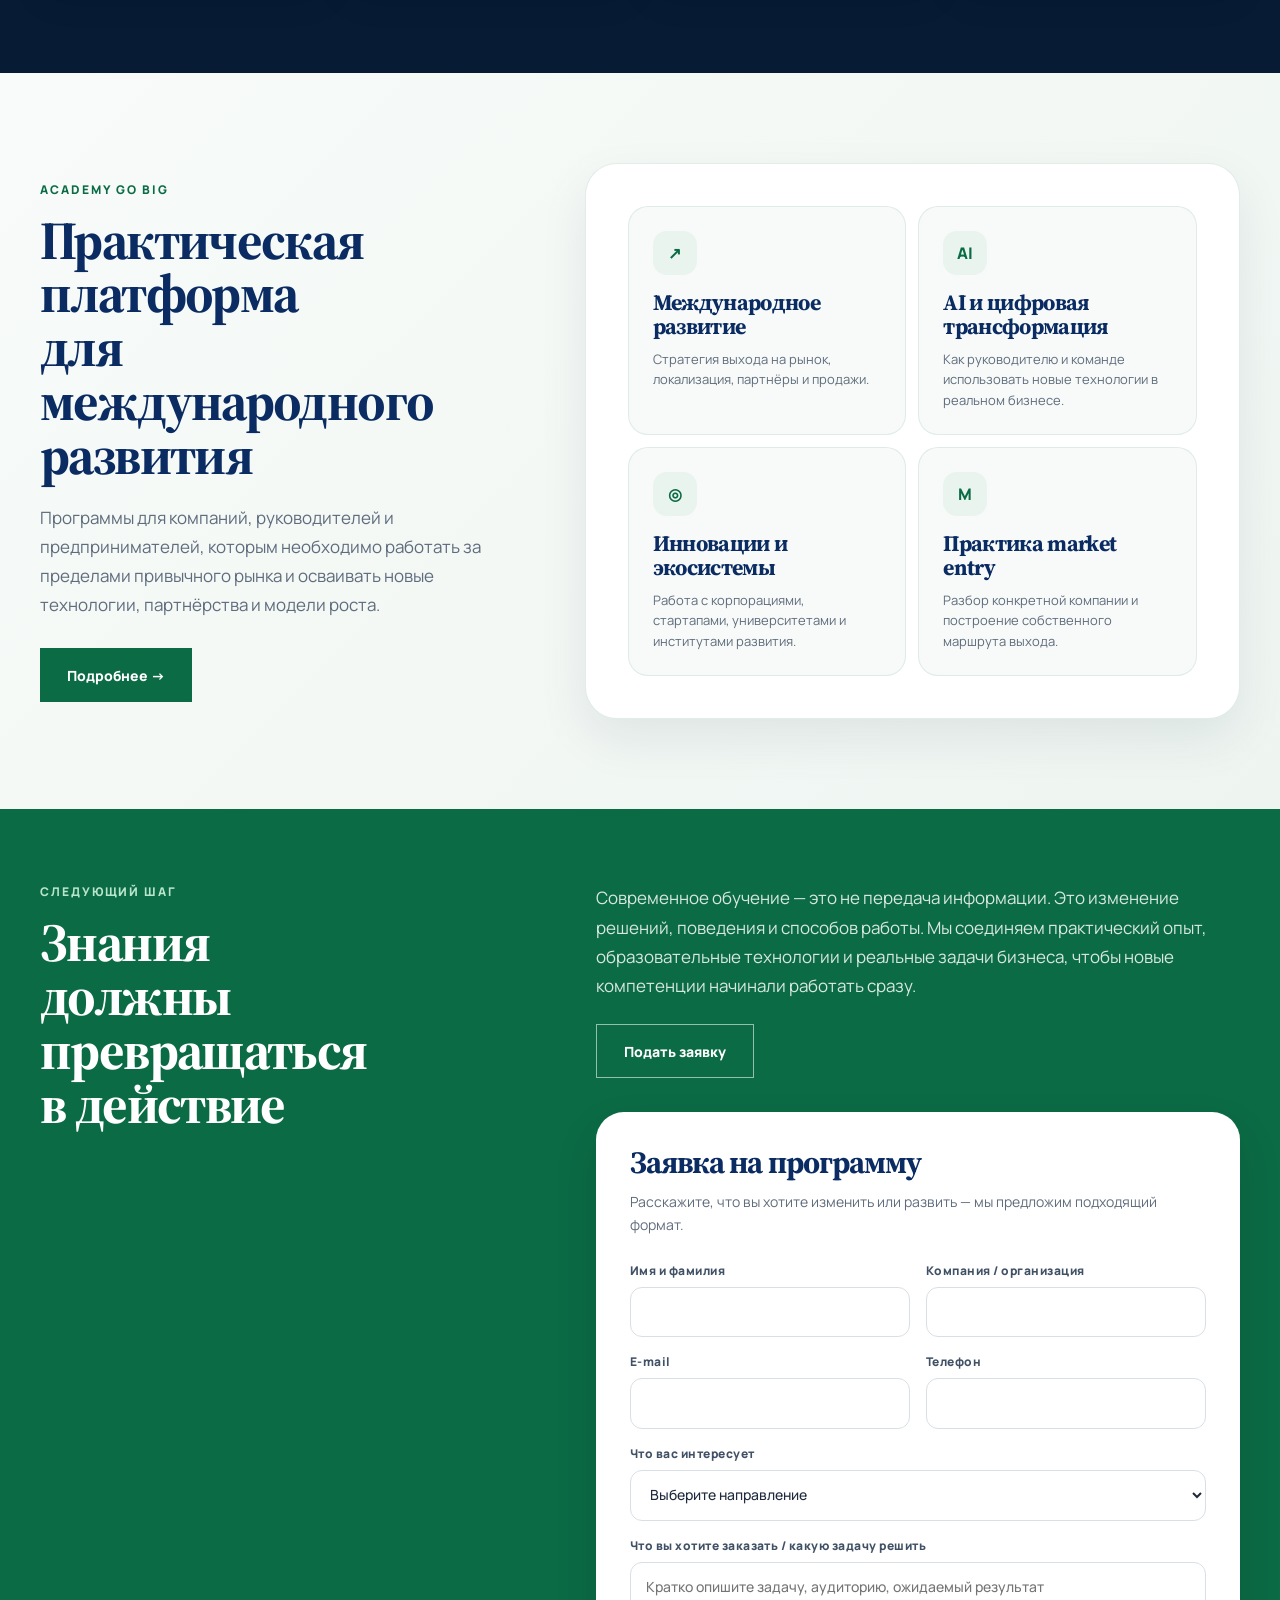
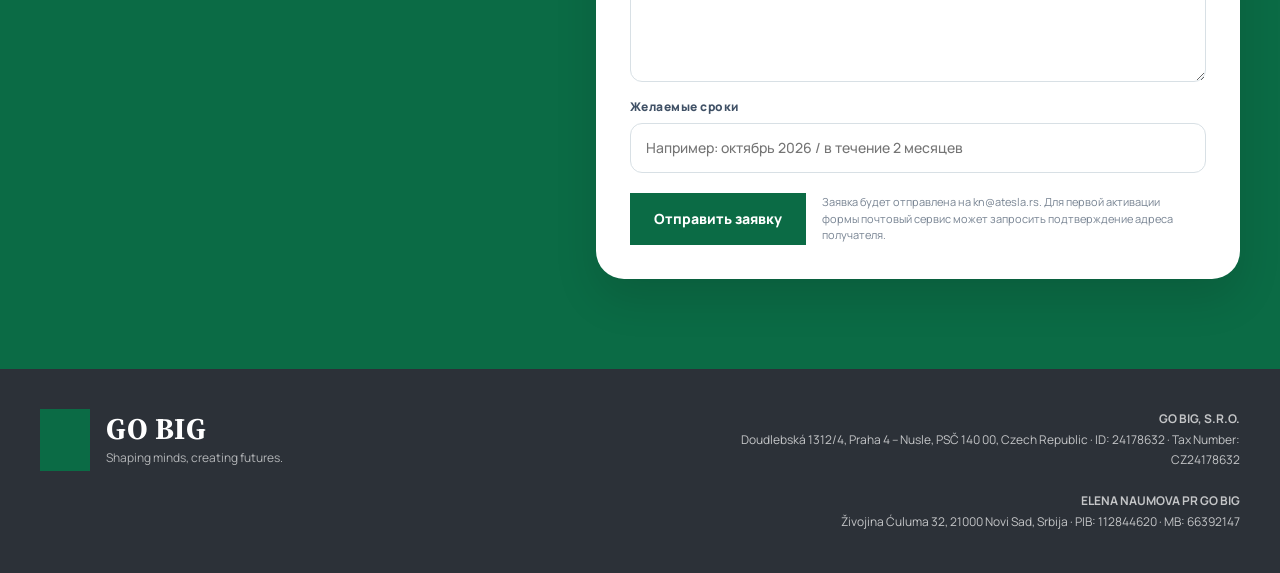
<file: education-hr.html>
<!doctype html>
<html lang="ru">
<head>
<meta charset="utf-8"/>
<meta name="viewport" content="width=device-width,initial-scale=1"/>
<title>Образование и HR — GO BIG</title>
<meta name="description" content="GO BIG развивает руководителей и команды, создаёт корпоративные программы обучения, собственные методологии развития и Academy GO BIG для международного роста."/>
<style>
@import url('https://fonts.googleapis.com/css2?family=Manrope:wght@400;500;600;700;800&family=Source+Serif+4:opsz,wght@8..60,600;8..60,700&display=swap');
:root{--green:#0B6B45;--green-dark:#095C3B;--navy:#0B2C63;--graphite:#2C3138;--soft:#F3F5F7;--warm:#F6F5F1;--line:#D9E0E7;--text:#1F2A3D;--muted:#5F6C7C;--white:#fff;--shadow:0 20px 50px rgba(17,29,47,.08);--font-body:"Manrope",Arial,sans-serif;--font-heading:"Source Serif 4",Georgia,serif}
*{box-sizing:border-box}html{scroll-behavior:smooth}body{margin:0;font-family:var(--font-body);color:var(--text);background:#fff;overflow-x:hidden}a{text-decoration:none;color:inherit}img{max-width:100%;display:block}.wrap{width:min(1200px,calc(100% - 48px));margin:0 auto}
header{position:sticky;top:0;z-index:50;background:rgba(255,255,255,.97);border-bottom:1px solid rgba(11,44,99,.10)}.head{min-height:92px;display:flex;align-items:center;justify-content:space-between;gap:24px}.brand{display:flex;align-items:center;gap:16px}.mark{width:50px;height:62px;background:var(--green)}.brand strong{display:block;font:700 30px/1 var(--font-heading);color:var(--green);letter-spacing:.02em}.brand small{display:block;margin-top:5px;font-size:12px;color:var(--green)}nav{display:flex;align-items:center;gap:28px;flex-wrap:wrap;justify-content:flex-end}nav a{font-size:15px;font-weight:600;color:#243045;padding:12px 0}nav a.active{color:var(--green);border-bottom:2px solid var(--green)}nav .contact{padding:16px 22px;border:1px solid var(--green);color:var(--green)}.lang-switch{font-size:13px;color:#74808d}.lang-switch a[aria-current="page"]{color:var(--green);font-weight:800}
.hero{position:relative;min-height:650px;display:flex;align-items:center;overflow:hidden;background:#101820;background-image:linear-gradient(90deg,rgba(10,19,25,.92) 0%,rgba(12,26,31,.78) 42%,rgba(13,31,37,.28) 70%,rgba(13,31,37,.12) 100%),url('https://images.unsplash.com/photo-1552664730-d307ca884978?auto=format&fit=crop&w=2000&q=86');background-size:cover;background-position:center 45%}.hero:after{content:"";position:absolute;inset:0;background:radial-gradient(circle at 78% 42%,rgba(88,179,135,.13),transparent 34%);pointer-events:none}.hero .wrap{position:relative;z-index:2}.hero-copy{padding:78px 0 84px;color:#fff;max-width:1080px}.eyebrow,.kicker{font-size:12px;font-weight:800;letter-spacing:.16em;text-transform:uppercase;color:#76D0A0}.hero h1{font:700 clamp(50px,5.3vw,78px)/.97 var(--font-heading);letter-spacing:-.04em;margin:20px 0 0;max-width:13ch}.hero p{margin-top:28px;max-width:720px;font-size:18px;line-height:1.68;color:rgba(255,255,255,.90)}.btns{display:flex;gap:14px;flex-wrap:wrap;margin-top:34px}.btn{min-height:54px;padding:0 27px;display:inline-flex;align-items:center;justify-content:center;font-weight:800;font-size:14px;transition:.22s ease}.btn:hover{transform:translateY(-1px)}.btn-primary{background:var(--green);color:#fff}.btn-primary:hover{background:var(--green-dark)}.btn-secondary{border:1px solid rgba(255,255,255,.58);color:#fff;background:rgba(255,255,255,.05)}
section{padding:90px 0}h2,h3{font-family:var(--font-heading);margin:0;letter-spacing:-.03em}h2{font-size:clamp(38px,4.2vw,58px);line-height:1;color:var(--navy)}h3{font-size:29px;line-height:1.08;color:var(--navy)}p{margin:0}.section-head{display:flex;justify-content:space-between;align-items:end;gap:42px;margin-bottom:38px}.section-head p{max-width:610px;color:var(--muted);font-size:17px;line-height:1.72}.kicker{color:var(--green);margin-bottom:16px}
.value{background:#fff}.value-grid{display:grid;grid-template-columns:.95fr 1.05fr;gap:56px;align-items:start}.value-copy h2{max-width:10ch}.value-copy p{margin-top:24px;max-width:560px;color:var(--muted);font-size:17px;line-height:1.72}.pillars{display:grid;grid-template-columns:repeat(3,1fr);gap:14px}.pillar{padding:30px 26px 28px;border:1px solid var(--line);border-radius:24px;background:#fff;min-height:310px;box-shadow:0 14px 32px rgba(17,29,47,.05)}.pillar .num{font:700 37px/1 var(--font-heading);color:var(--green);margin-bottom:38px}.pillar h3{font-size:24px}.pillar p{margin-top:14px;color:var(--muted);font-size:14px;line-height:1.64}.pillar:after{content:"";display:block;width:30px;height:2px;background:var(--green);margin-top:28px}
.services{background:var(--soft)}.service-grid{display:grid;grid-template-columns:repeat(4,1fr);gap:18px}.service-card{padding:30px;border-radius:24px;background:#fff;border:1px solid rgba(11,44,99,.07);box-shadow:0 14px 34px rgba(17,29,47,.05);min-height:300px;display:flex;flex-direction:column}.service-card .num{font-size:13px;font-weight:800;letter-spacing:.13em;color:var(--green);margin-bottom:28px}.service-card h3{font-size:27px}.service-card p{margin-top:16px;color:var(--muted);font-size:15px;line-height:1.66}.service-card strong{display:block;margin-top:auto;padding-top:24px;color:#344156;font-size:13px;line-height:1.55}
.methods{background:#071B35;color:#fff}.methods .section-head{display:grid;grid-template-columns:minmax(0,720px) minmax(0,1fr);gap:80px;align-items:end}.methods h2{color:#fff;max-width:none;font-size:46px;line-height:1.03;letter-spacing:-.035em}.methods h2 span{white-space:nowrap}.methods .section-head p{color:rgba(255,255,255,.67);max-width:400px;justify-self:end}.method-grid{display:grid;grid-template-columns:repeat(4,minmax(0,1fr));gap:18px;margin-top:46px}.method-card{padding:30px;border-radius:24px;background:#fff;color:var(--text);border:1px solid rgba(11,44,99,.07);box-shadow:0 14px 34px rgba(0,0,0,.14);min-height:360px;display:flex;flex-direction:column}.method-index{font-size:13px;font-weight:800;letter-spacing:.13em;text-transform:uppercase;color:var(--green);margin-bottom:28px}.method-card h3{font-size:27px;line-height:1.08}.method-card p{margin-top:16px;color:var(--muted);font-size:15px;line-height:1.66}.method-card strong{display:block;margin-top:auto;padding-top:24px;color:#344156;font-size:13px;line-height:1.55}
.academy{background:linear-gradient(135deg,#F8FBF9 0%,#EEF5F1 100%)}.academy-grid{display:grid;grid-template-columns:.85fr 1.15fr;gap:60px;align-items:center}.academy-copy h2{max-width:9.5ch}.academy-copy p{margin-top:22px;max-width:520px;color:var(--muted);font-size:17px;line-height:1.7}.academy-copy .btn{margin-top:28px}.academy-card{background:#fff;border:1px solid rgba(11,107,69,.12);border-radius:32px;padding:42px;box-shadow:var(--shadow)}.academy-directions{display:grid;grid-template-columns:repeat(2,1fr);gap:12px}.academy-item{padding:24px;border-radius:20px;background:#F7FAF8;border:1px solid rgba(11,107,69,.10)}.academy-icon{width:44px;height:44px;border-radius:14px;background:#EAF4EF;color:var(--green);display:grid;place-items:center;font-weight:800;margin-bottom:16px}.academy-item h3{font-size:22px}.academy-item p{margin-top:10px;color:var(--muted);font-size:13px;line-height:1.58}
.final{background:var(--green);color:#fff;padding:74px 0 90px}.final-grid{display:grid;grid-template-columns:.86fr 1.14fr;gap:70px;align-items:start}.final h2{color:#fff;max-width:9ch}.final p{font-size:17px;line-height:1.72;color:rgba(255,255,255,.84);max-width:650px}.final .btn{margin-top:24px;border:1px solid rgba(255,255,255,.56);color:#fff}.application-box{margin-top:34px;background:#fff;color:var(--text);border-radius:28px;padding:34px;box-shadow:0 20px 44px rgba(0,0,0,.12)}.application-box h3{font-size:31px}.application-box>p{margin-top:10px;color:var(--muted);font-size:14px;line-height:1.65}.application-form{display:grid;grid-template-columns:1fr 1fr;gap:16px;margin-top:26px}.form-field{display:flex;flex-direction:column;gap:8px}.form-field.full{grid-column:1/-1}.form-field label{font-size:12px;font-weight:800;letter-spacing:.04em;color:#405166}.form-field input,.form-field select,.form-field textarea{width:100%;border:1px solid #D8E0E5;border-radius:12px;padding:14px 15px;font:500 14px/1.45 var(--font-body);color:var(--text);background:#fff;outline:none}.form-field textarea{min-height:120px;resize:vertical}.form-field input:focus,.form-field select:focus,.form-field textarea:focus{border-color:var(--green);box-shadow:0 0 0 3px rgba(11,107,69,.08)}.form-submit{grid-column:1/-1;display:flex;align-items:center;gap:16px;flex-wrap:wrap;margin-top:4px}.form-submit button{border:0;background:var(--green);color:#fff;min-height:52px;padding:0 24px;font:800 14px var(--font-body);cursor:pointer}.form-note{font-size:11px;color:#778392;line-height:1.5;max-width:360px}
footer{background:#2C3138;color:#fff;padding:40px 0}.foot{display:flex;justify-content:space-between;gap:30px;align-items:flex-start}.foot small{color:rgba(255,255,255,.64)}.legal{width:520px;max-width:52%;margin-left:auto;text-align:right;color:rgba(255,255,255,.72);font-size:12px;line-height:1.72}
@media(max-width:1050px){nav{gap:15px}.value-grid,.academy-grid{grid-template-columns:1fr}.methods .section-head{display:block}.methods h2 span{white-space:normal}.methods .section-head p{margin-top:18px;max-width:610px;justify-self:auto}.method-grid{grid-template-columns:repeat(2,minmax(0,1fr))}.pillars{grid-template-columns:repeat(3,1fr)}.service-grid{grid-template-columns:repeat(2,1fr)}.final-grid{grid-template-columns:1fr}.hero h1{max-width:12ch}}
@media(max-width:760px){.wrap{width:calc(100% - 28px)}header{position:relative}.head{padding:14px 0;gap:12px;align-items:flex-start;flex-direction:column}.mark{width:34px;height:42px}.brand strong{font-size:24px}nav{width:100%;display:flex;flex-wrap:nowrap;overflow-x:auto;gap:14px;padding:2px 0 8px;scrollbar-width:none;justify-content:flex-start}nav::-webkit-scrollbar{display:none}nav a,.lang-switch{white-space:nowrap;font-size:12px}.hero{min-height:650px;background-position:64% center}.hero-copy{padding:56px 0}.hero h1{font-size:43px;max-width:10ch}.hero p{font-size:15px;max-width:92%}.btn{min-height:50px;padding:0 19px}section{padding:64px 0}.section-head{display:block}.section-head p{margin-top:16px}.methods h2{font-size:39px}.method-grid{grid-template-columns:1fr}.method-card{min-height:auto;padding:28px 24px}.method-card h3{font-size:27px}.pillars,.service-grid,.academy-directions{grid-template-columns:1fr}.pillar{min-height:auto}.application-form{grid-template-columns:1fr}.form-field.full,.form-submit{grid-column:auto}.application-box{padding:24px}.final{padding:58px 0 70px}.foot{flex-direction:column}.legal{width:auto;max-width:none;margin-left:0;text-align:left}}
@media(max-width:460px){.hero h1{font-size:38px}.btns .btn{width:100%}h2{font-size:35px}.academy-card{padding:24px}}
</style>
</head>
<body>
<header>
  <div class="wrap head">
    <a class="brand" href="index.html"><span class="mark"></span><span><strong>GO BIG</strong><small>žádné omezení</small></span></a>
    <nav>
      <a href="international.html">Международное сотрудничество</a>
      <a href="digital-ai.html">Цифровизация и ИИ</a>
      <a class="active" href="education-hr.html">Образование и HR</a>
      <a href="index.html">Проекты</a><a href="#contact">Контакты</a>
      <span class="lang-switch"><a href="education-hr.html" aria-current="page">RU</a>&nbsp;&nbsp;/&nbsp;&nbsp;<a href="en/index.html">EN</a>&nbsp;&nbsp;/&nbsp;&nbsp;<a href="cz/index.html">CZ</a></span>
    </nav>
  </div>
</header>
<main>
<section class="hero">
  <div class="wrap"><div class="hero-copy">
    <div class="eyebrow">Обучение · Команды · Развитие</div>
    <h1>Развиваем людей. Усиливаем команды. Готовим бизнес к изменениям.</h1>
    <p>Создаём программы развития для руководителей и команд, внедряем собственные образовательные технологии и помогаем приобретать новые компетенции быстро, практически и с измеримым результатом.</p>
    <div class="btns"><a class="btn btn-primary" href="#application">Подать заявку</a><a class="btn btn-secondary" href="#services">Наши программы</a></div>
  </div></div>
</section>
<section class="value">
  <div class="wrap value-grid">
    <div class="value-copy"><div class="kicker">Развитие начинается с задачи бизнеса</div><h2>Обучение, которое меняет результат</h2><p>Обучение имеет ценность только тогда, когда меняет способ работы людей и влияет на результат компании. Поэтому мы начинаем с бизнес-задачи, определяем необходимые компетенции и собираем под неё программу, методологию и команду экспертов.</p></div>
    <div class="pillars">
      <article class="pillar"><div class="num">01</div><h3>Команды</h3><p>Развитие руководителей, специалистов и проектных команд для достижения измеримых результатов.</p></article>
      <article class="pillar"><div class="num">02</div><h3>Методологии</h3><p>Собственные образовательные технологии, ускоряющие формирование компетенций и изменение рабочих моделей.</p></article>
      <article class="pillar"><div class="num">03</div><h3>Academy GO BIG</h3><p>Международное развитие, новые рынки, инновации, AI и работа в глобальной бизнес-среде.</p></article>
    </div>
  </div>
</section>
<section class="services" id="services">
  <div class="wrap"><div class="section-head"><div><div class="kicker">Что мы делаем</div><h2>От знания — к новой практике</h2></div><p>Не каталог семинаров, а программы развития под конкретную задачу компании, команды или руководителя.</p></div>
    <div class="service-grid">
      <article class="service-card"><div class="num">01 · ОБУЧЕНИЕ</div><h3>Корпоративные программы</h3><p>Управление, трансформация, эффективность, коммуникации и работа с изменениями.</p><strong>Программы под контекст и задачи конкретной компании.</strong></article>
      <article class="service-card"><div class="num">02 · ЛЮДИ</div><h3>Развитие руководителей и команд</h3><p>Формируем управленческие и командные модели поведения, которые нужны бизнесу сегодня.</p><strong>От диагностики — к устойчивому изменению практики.</strong></article>
      <article class="service-card"><div class="num">03 · МЕТОДОЛОГИИ</div><h3>Собственные технологии развития</h3><p>GMT, Challenge Education и Go Big Model — методики, которые связывают обучение, решения и развитие организации.</p><strong>Обучение как управляемая технология изменения.</strong></article>
      <article class="service-card"><div class="num">04 · INTERNATIONAL</div><h3>Academy GO BIG</h3><p>Market entry, AI, инновации, международные партнёры и инвестиционная готовность.</p><strong>Компетенции для работы за пределами привычного рынка.</strong></article>
    </div>
  </div>
</section>
<section class="methods" id="methods">
  <div class="wrap">
    <div class="section-head"><div><div class="kicker">Собственные методологии GO BIG</div><h2><span>Не просто обучение —</span><br><span>технологии изменения поведения</span></h2></div><p>Четыре направления закрывают разные уровни задачи: развитие руководителя, перенос обучения в практику, системное развитие организации и прикладные корпоративные программы.</p></div>
    <div class="method-grid">
      <article class="method-card"><div class="method-index">01 · GMT</div><h3>Growing Managers</h3><p>Развитие управленцев для сложной и быстро меняющейся среды. GMT помогает руководителям принимать обоснованные решения, действовать в условиях неопределённости и уверенно решать сложные управленческие задачи.</p><strong>Лидерское мышление · решения · управление в турбулентной среде.</strong></article>
      <article class="method-card"><div class="method-index">02 · CE</div><h3>Challenge Education</h3><p>Технология, которая переводит обучение в действие. Новое знание сразу применяется в работе, проверяется через результат и закрепляется до уровня, когда человек может уверенно использовать и передавать его другим.</p><strong>Знание → действие → результат → устойчивая практика.</strong></article>
      <article class="method-card"><div class="method-index">03 · GBM</div><h3>Go Big Model</h3><p>Системная модель развития организации через согласованную работу внутренних ресурсов людей и команд: ценностей, установок, энергии, взаимодействия, инноваций, результативности, эффективности и ресурсов.</p><strong>Связываем людей, культуру и бизнес-результат в одну систему.</strong></article>
      <article class="method-card"><div class="method-index">04 · ТРЕНИНГИ</div><h3>Корпоративные тренинги</h3><p>Прикладные программы под задачи компании: Lean Six Sigma, управление, эффективность, коммуникации, изменения, развитие руководителей, производственных и проектных команд.</p><strong>Программа адаптируется под контекст и реальные задачи бизнеса.</strong></article>
    </div>
  </div>
</section>
<section class="academy" id="academy">
  <div class="wrap academy-grid">
    <div class="academy-copy"><div class="kicker">Academy GO BIG</div><h2>Практическая платформа для международного развития</h2><p>Программы для компаний, руководителей и предпринимателей, которым необходимо работать за пределами привычного рынка и осваивать новые технологии, партнёрства и модели роста.</p><a class="btn btn-primary" href="https://webridge.tech/en/academy">Подробнее →</a></div>
    <div class="academy-card"><div class="academy-directions">
      <article class="academy-item"><div class="academy-icon">↗</div><h3>Международное развитие</h3><p>Стратегия выхода на рынок, локализация, партнёры и продажи.</p></article>
      <article class="academy-item"><div class="academy-icon">AI</div><h3>AI и цифровая трансформация</h3><p>Как руководителю и команде использовать новые технологии в реальном бизнесе.</p></article>
      <article class="academy-item"><div class="academy-icon">◎</div><h3>Инновации и экосистемы</h3><p>Работа с корпорациями, стартапами, университетами и институтами развития.</p></article>
      <article class="academy-item"><div class="academy-icon">M</div><h3>Практика market entry</h3><p>Разбор конкретной компании и построение собственного маршрута выхода.</p></article>
    </div></div>
  </div>
</section>
<section class="final" id="contact">
  <div class="wrap final-grid">
    <div><div class="kicker" style="color:#b9e5cc">Следующий шаг</div><h2>Знания должны превращаться в действие</h2></div>
    <div><p>Современное обучение — это не передача информации. Это изменение решений, поведения и способов работы. Мы соединяем практический опыт, образовательные технологии и реальные задачи бизнеса, чтобы новые компетенции начинали работать сразу.</p><a class="btn" href="#application">Подать заявку</a>
      <div class="application-box" id="application">
        <h3>Заявка на программу</h3>
        <p>Расскажите, что вы хотите изменить или развить — мы предложим подходящий формат.</p>
        <form class="application-form" action="https://formsubmit.co/kn@atesla.rs" method="POST">
          <input type="hidden" name="_subject" value="Новая заявка с сайта GO BIG — Образование и HR">
          <input type="hidden" name="_template" value="table">
          <input type="hidden" name="_captcha" value="false">
          <input type="text" name="_honey" style="display:none">
          <div class="form-field"><label for="app-name">Имя и фамилия</label><input id="app-name" type="text" name="Имя" required></div>
          <div class="form-field"><label for="app-company">Компания / организация</label><input id="app-company" type="text" name="Компания"></div>
          <div class="form-field"><label for="app-email">E-mail</label><input id="app-email" type="email" name="Email" required></div>
          <div class="form-field"><label for="app-phone">Телефон</label><input id="app-phone" type="tel" name="Телефон"></div>
          <div class="form-field full"><label for="app-interest">Что вас интересует</label><select id="app-interest" name="Интерес" required><option value="" selected disabled>Выберите направление</option><option>Корпоративное обучение</option><option>Развитие руководителей и команд</option><option>GMT — Growing Managers</option><option>Challenge Education</option><option>Go Big Model</option><option>Academy GO BIG</option><option>Другое</option></select></div>
          <div class="form-field full"><label for="app-task">Что вы хотите заказать / какую задачу решить</label><textarea id="app-task" name="Задача" required placeholder="Кратко опишите задачу, аудиторию, ожидаемый результат"></textarea></div>
          <div class="form-field full"><label for="app-timing">Желаемые сроки</label><input id="app-timing" type="text" name="Сроки" placeholder="Например: октябрь 2026 / в течение 2 месяцев"></div>
          <div class="form-submit"><button type="submit">Отправить заявку</button><div class="form-note">Заявка будет отправлена на kn@atesla.rs. Для первой активации формы почтовый сервис может запросить подтверждение адреса получателя.</div></div>
        </form>
      </div>
    </div>
  </div>
</section>
</main>
<footer><div class="wrap foot"><a class="brand" href="index.html"><span class="mark"></span><span><strong style="color:#fff">GO BIG</strong><small>Shaping minds, creating futures.</small></span></a><div class="legal"><strong>GO BIG, S.R.O.</strong><br>Doudlebská 1312/4, Praha 4 – Nusle, PSČ 140 00, Czech Republic · ID: 24178632 · Tax Number: CZ24178632<br><br><strong>ELENA NAUMOVA PR GO BIG</strong><br>Živojina Ćuluma 32, 21000 Novi Sad, Srbija · PIB: 112844620 · MB: 66392147</div></div></footer>
</body>
</html>
</file>
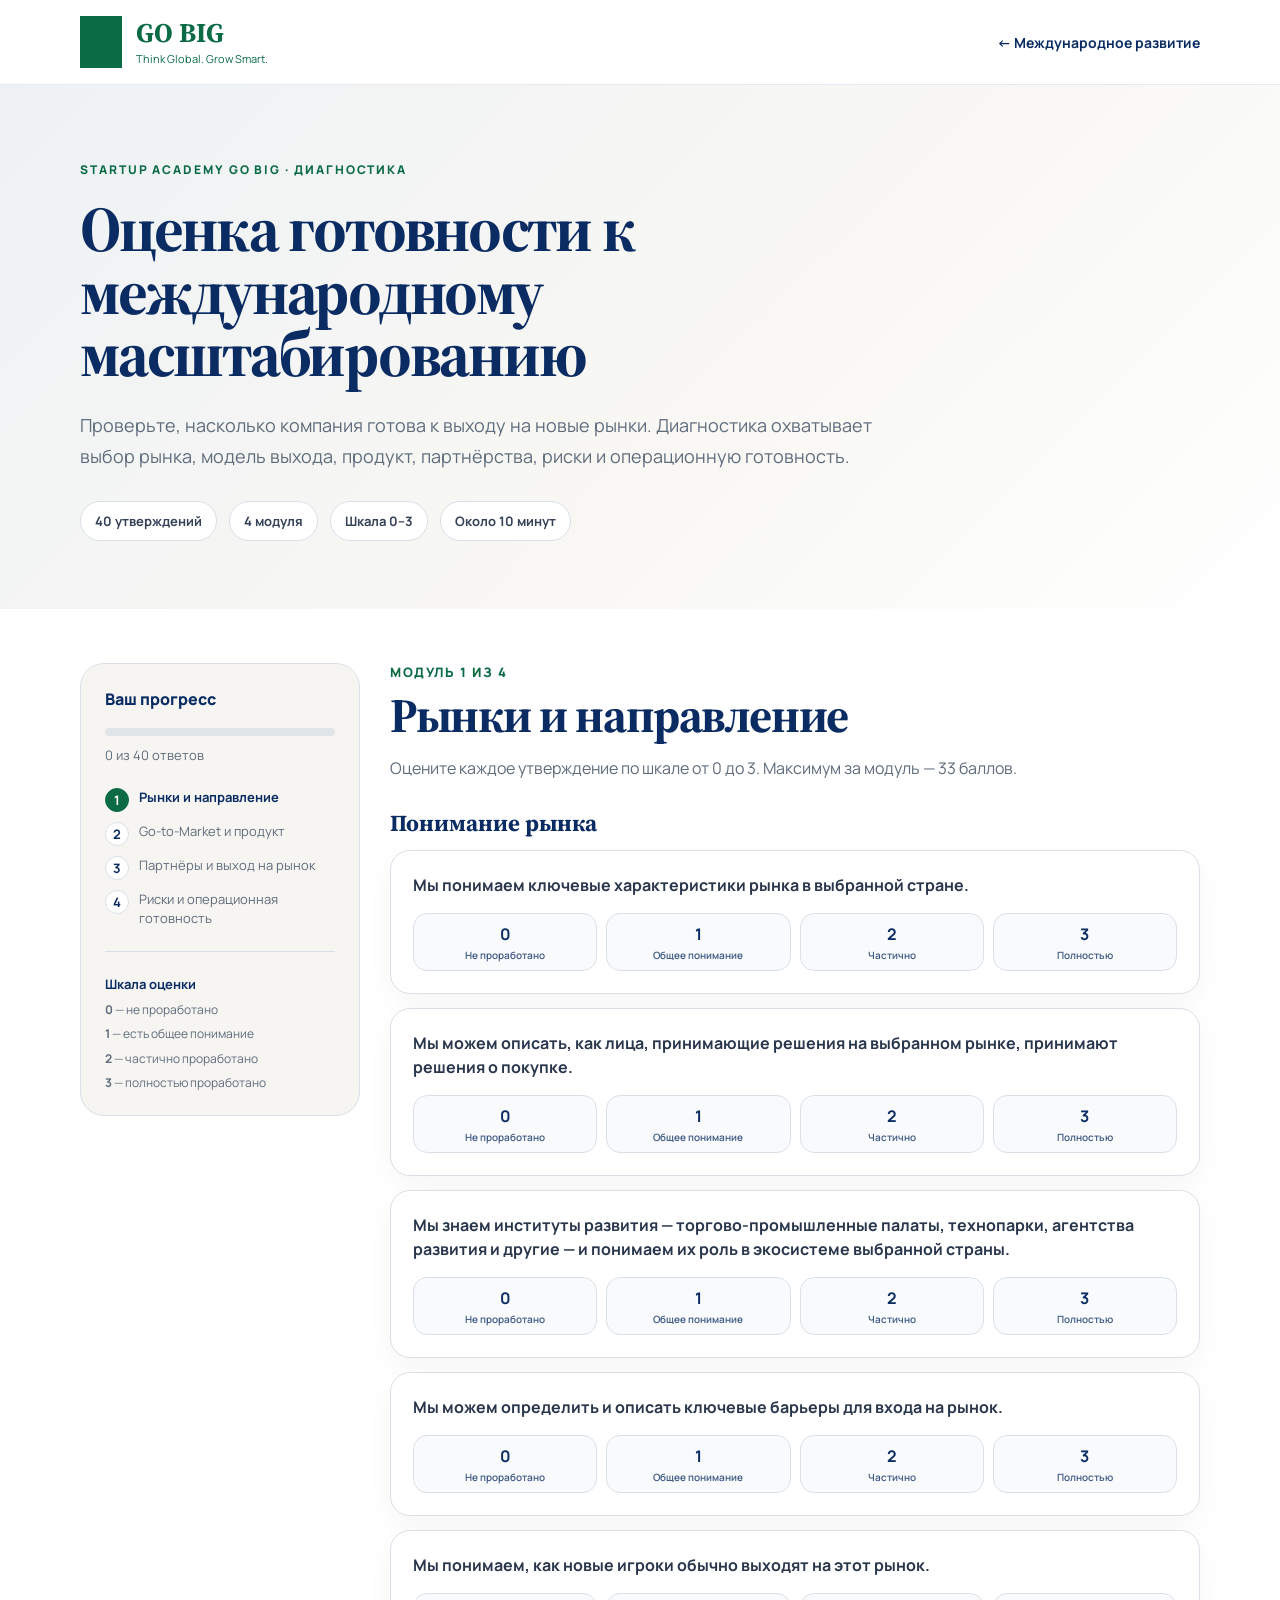
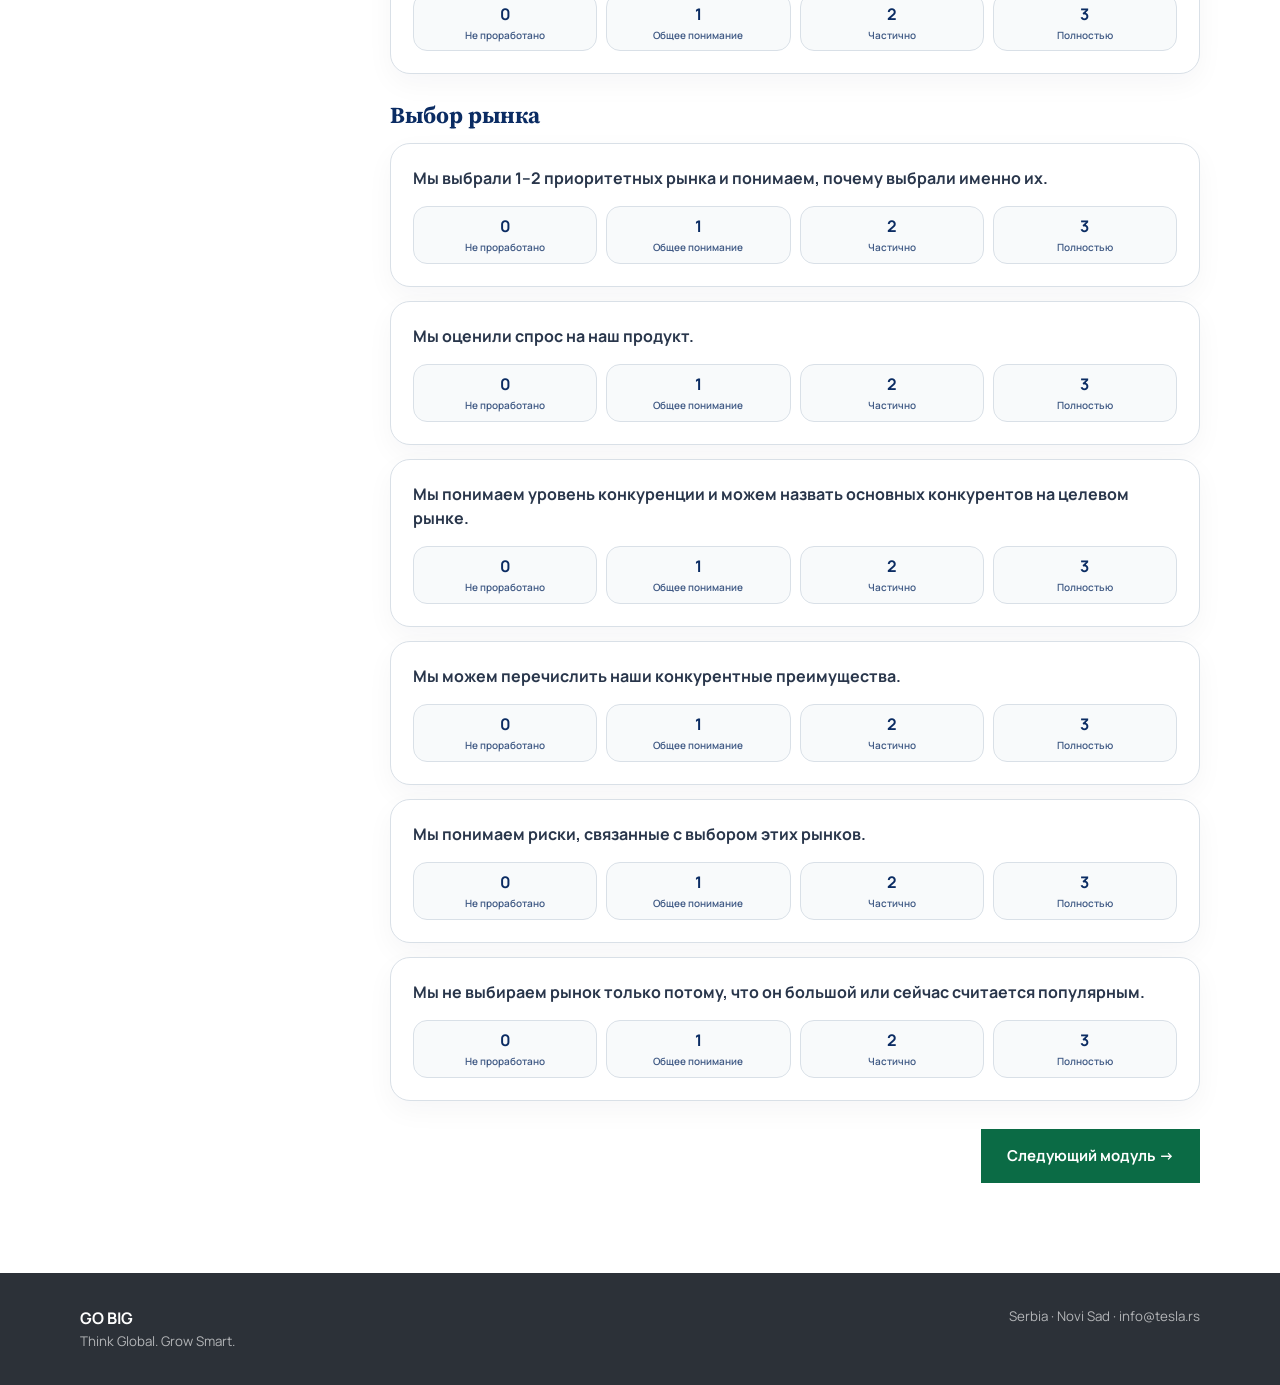
<file: readiness.html>
<!doctype html>
<html lang="ru">
<head>
<meta charset="utf-8"/>
<meta name="viewport" content="width=device-width,initial-scale=1"/>
<title>Оценка готовности к международному масштабированию — GO BIG</title>
<meta name="description" content="Интерактивная оценка готовности компании к выходу на международные рынки по методике Startup Academy Go Big."/>
<style>
@import url('https://fonts.googleapis.com/css2?family=Manrope:wght@400;500;600;700;800&family=Source+Serif+4:opsz,wght@8..60,600;8..60,700&display=swap');
:root{--green:#0B6B45;--green-dark:#09583a;--navy:#0B2C63;--graphite:#2C3138;--soft:#F3F5F7;--warm:#F6F5F1;--line:#D9E0E7;--text:#1F2A3D;--muted:#5F6C7C;--white:#fff;--shadow:0 18px 48px rgba(17,29,47,.08);--font-body:"Manrope",Arial,sans-serif;--font-heading:"Source Serif 4",Georgia,serif}
*{box-sizing:border-box}html{scroll-behavior:smooth}body{margin:0;font-family:var(--font-body);color:var(--text);background:#fff}a{text-decoration:none;color:inherit}.wrap{width:min(1120px,calc(100% - 40px));margin:0 auto}
header{position:sticky;top:0;z-index:30;background:rgba(255,255,255,.97);border-bottom:1px solid rgba(11,44,99,.10)}.head{min-height:84px;display:flex;align-items:center;justify-content:space-between;gap:24px}.brand{display:flex;align-items:center;gap:14px}.mark{width:42px;height:52px;background:var(--green)}.brand strong{display:block;font:700 27px/1 var(--font-heading);color:var(--green)}.brand small{display:block;margin-top:5px;font-size:11px;color:var(--green)}.back{font-size:14px;font-weight:700;color:var(--navy)}
.hero{background:linear-gradient(135deg,#eef2f5 0%,#f8f7f3 55%,#fff 100%);padding:76px 0 68px}.eyebrow{font-size:12px;font-weight:800;letter-spacing:.16em;text-transform:uppercase;color:var(--green);margin-bottom:20px}.hero h1{font:700 clamp(40px,5vw,68px)/.98 var(--font-heading);letter-spacing:-.035em;color:var(--navy);max-width:900px;margin:0}.hero p{margin:24px 0 0;max-width:820px;font-size:18px;line-height:1.7;color:var(--muted)}.meta{display:flex;gap:12px;flex-wrap:wrap;margin-top:30px}.meta span{padding:10px 14px;border-radius:999px;background:#fff;border:1px solid var(--line);font-size:13px;font-weight:700;color:#344156}
.assessment{padding:54px 0 90px;background:#fff}.assessment-shell{display:grid;grid-template-columns:280px 1fr;gap:30px;align-items:start}.side{position:sticky;top:112px;border:1px solid var(--line);border-radius:24px;padding:24px;background:var(--warm)}.side-title{font-weight:800;color:var(--navy);margin-bottom:18px}.progress-track{height:8px;background:#dfe5e8;border-radius:999px;overflow:hidden}.progress-bar{height:100%;width:0;background:var(--green);transition:width .25s ease}.progress-copy{margin-top:10px;font-size:13px;color:var(--muted)}.module-list{display:grid;gap:10px;margin-top:24px}.module-dot{display:flex;gap:10px;align-items:flex-start;font-size:13px;line-height:1.4;color:var(--muted)}.module-dot b{width:24px;height:24px;display:inline-flex;align-items:center;justify-content:center;border-radius:50%;background:#fff;border:1px solid var(--line);color:var(--navy);flex:0 0 auto}.module-dot.active{color:var(--navy);font-weight:700}.module-dot.active b{background:var(--green);border-color:var(--green);color:#fff}.scale{margin-top:24px;padding-top:20px;border-top:1px solid var(--line)}.scale strong{font-size:13px;color:var(--navy)}.scale div{font-size:12px;color:var(--muted);margin-top:7px;line-height:1.45}
.panel{min-width:0}.module{display:none}.module.active{display:block}.module-kicker{font-size:13px;font-weight:800;letter-spacing:.12em;text-transform:uppercase;color:var(--green);margin-bottom:10px}.module h2{font:700 clamp(32px,4vw,48px)/1 var(--font-heading);letter-spacing:-.03em;color:var(--navy);margin:0}.module-intro{margin:16px 0 28px;color:var(--muted);line-height:1.65}.question{border:1px solid var(--line);border-radius:20px;padding:22px;margin-bottom:14px;background:#fff;box-shadow:0 10px 28px rgba(17,29,47,.04)}.question-title{font-size:16px;font-weight:700;line-height:1.5;color:#29364b;margin-bottom:16px}.choices{display:grid;grid-template-columns:repeat(4,1fr);gap:9px}.choice{position:relative}.choice input{position:absolute;opacity:0;pointer-events:none}.choice label{min-height:58px;border:1px solid var(--line);border-radius:14px;display:flex;align-items:center;justify-content:center;text-align:center;padding:8px;font-weight:700;color:var(--navy);cursor:pointer;background:#f8fafb;transition:.15s ease}.choice input:focus-visible+label{outline:3px solid rgba(11,107,69,.22);outline-offset:2px}.choice input:checked+label{background:var(--green);border-color:var(--green);color:#fff}.choice label span{display:block}.choice label small{display:block;font-size:10px;font-weight:600;opacity:.78;margin-top:3px}.actions{display:flex;justify-content:space-between;gap:14px;margin-top:28px;flex-wrap:wrap}.btn{min-height:54px;padding:0 26px;border:0;border-radius:0;display:inline-flex;align-items:center;justify-content:center;font:700 15px var(--font-body);cursor:pointer}.btn-primary{background:var(--green);color:#fff}.btn-primary:hover{background:var(--green-dark)}.btn-secondary{background:#fff;color:var(--navy);border:1px solid var(--line)}.notice{display:none;margin-top:16px;padding:14px 16px;border-left:4px solid #b26b22;background:#fff7ec;color:#70451d;font-size:14px}.notice.show{display:block}
.result{display:none;padding:70px 0 94px;background:var(--soft)}.result.show{display:block}.result-top{display:grid;grid-template-columns:260px 1fr;gap:34px;align-items:center}.score-ring{width:230px;height:230px;border-radius:50%;display:grid;place-items:center;background:conic-gradient(var(--green) 0deg,#dfe5e8 0deg);position:relative}.score-ring:after{content:"";position:absolute;inset:18px;border-radius:50%;background:#fff}.score-number{position:relative;z-index:2;text-align:center;color:var(--navy)}.score-number strong{display:block;font:700 62px/1 var(--font-heading)}.score-number span{font-size:13px;font-weight:700;color:var(--muted)}.result h2{font:700 clamp(36px,4.5vw,58px)/1 var(--font-heading);letter-spacing:-.03em;color:var(--navy);margin:0}.result-status{margin-top:16px;font-size:20px;line-height:1.55;color:#334157}.result-note{margin-top:14px;color:var(--muted);line-height:1.7}.breakdown{display:grid;grid-template-columns:repeat(2,1fr);gap:16px;margin-top:38px}.metric{background:#fff;border:1px solid var(--line);border-radius:20px;padding:22px}.metric-head{display:flex;justify-content:space-between;gap:15px;align-items:center}.metric-head strong{color:var(--navy)}.metric-head span{font-weight:800;color:var(--green)}.metric-track{height:8px;background:#e4e9ec;border-radius:999px;margin-top:14px;overflow:hidden}.metric-fill{height:100%;background:var(--green);width:0}.advice{margin-top:26px;background:#fff;border-left:5px solid var(--green);padding:26px 28px}.advice h3{font:700 28px/1.1 var(--font-heading);color:var(--navy);margin:0}.advice p{margin:12px 0 0;color:var(--muted);line-height:1.7}.result-actions{display:flex;gap:14px;flex-wrap:wrap;margin-top:30px}.privacy{margin-top:20px;font-size:12px;color:var(--muted)}
footer{background:var(--graphite);color:#fff;padding:34px 0}.foot{display:flex;justify-content:space-between;gap:24px}.foot small{color:rgba(255,255,255,.64)}
@media(max-width:900px){.assessment-shell{grid-template-columns:1fr}.side{position:relative;top:auto}.module-list{grid-template-columns:repeat(2,1fr)}.result-top{grid-template-columns:1fr}.score-ring{width:190px;height:190px}.breakdown{grid-template-columns:1fr}}
@media(max-width:640px){.wrap{width:min(100% - 26px,1120px)}.head{min-height:72px}.brand small{display:none}.hero{padding:52px 0}.hero p{font-size:16px}.module-list{grid-template-columns:1fr}.question{padding:18px}.choices{grid-template-columns:repeat(2,1fr)}.choice label{min-height:62px}.actions .btn{width:100%}.result-actions .btn{width:100%}.foot{flex-direction:column}.score-number strong{font-size:52px}}
@media print{header,.hero,.assessment,footer,.result-actions,.privacy{display:none!important}.result{display:block!important;padding:20px;background:#fff}.wrap{width:100%}.score-ring{break-inside:avoid}.metric,.advice{break-inside:avoid}}
</style>
</head>
<body>
<header><div class="wrap head"><a class="brand" href="index.html"><span class="mark"></span><span><strong>GO BIG</strong><small>Think Global. Grow Smart.</small></span></a><a class="back" href="international.html">← Международное развитие</a></div></header>
<main>
<section class="hero"><div class="wrap"><div class="eyebrow">Startup Academy Go Big · диагностика</div><h1>Оценка готовности к международному масштабированию</h1><p>Проверьте, насколько компания готова к выходу на новые рынки. Диагностика охватывает выбор рынка, модель выхода, продукт, партнёрства, риски и операционную готовность.</p><div class="meta"><span>40 утверждений</span><span>4 модуля</span><span>Шкала 0–3</span><span>Около 10 минут</span></div></div></section>
<section class="assessment" id="assessment"><div class="wrap assessment-shell">
<aside class="side"><div class="side-title">Ваш прогресс</div><div class="progress-track"><div class="progress-bar" id="progressBar"></div></div><div class="progress-copy" id="progressCopy">0 из 40 ответов</div><div class="module-list" id="moduleList"></div><div class="scale"><strong>Шкала оценки</strong><div><b>0</b> — не проработано</div><div><b>1</b> — есть общее понимание</div><div><b>2</b> — частично проработано</div><div><b>3</b> — полностью проработано</div></div></aside>
<div class="panel" id="panel"></div>
</div></section>
<section class="result" id="result"><div class="wrap"><div class="result-top"><div class="score-ring" id="scoreRing"><div class="score-number"><strong id="scorePct">0%</strong><span>готовность</span></div></div><div><div class="eyebrow">Результат диагностики</div><h2 id="resultTitle">Ваша готовность к масштабированию</h2><div class="result-status" id="resultStatus"></div><p class="result-note">Оценка показывает текущую степень проработки ключевых элементов международного выхода. Это не «экзамен», а инструмент, который помогает увидеть сильные стороны и зоны, требующие внимания.</p></div></div><div class="breakdown" id="breakdown"></div><div class="advice"><h3>Следующий практический шаг</h3><p id="adviceText"></p></div><div class="result-actions"><a class="btn btn-primary" id="contactResult" href="mailto:info@tesla.rs">Обсудить результат с GO BIG</a><button class="btn btn-secondary" type="button" id="printBtn">Сохранить результат</button><button class="btn btn-secondary" type="button" id="restartBtn">Пройти заново</button></div><div class="privacy">Ответы и результат рассчитываются только в вашем браузере и не отправляются на сервер.</div></div></section>
</main>
<footer><div class="wrap foot"><div><strong>GO BIG</strong><br><small>Think Global. Grow Smart.</small></div><small>Serbia · Novi Sad · info@tesla.rs</small></div></footer>
<script>
const modules=[
 {title:'Рынки и направление',max:33,sections:[
  {title:'Понимание рынка',questions:[
   'Мы понимаем ключевые характеристики рынка в выбранной стране.',
   'Мы можем описать, как лица, принимающие решения на выбранном рынке, принимают решения о покупке.',
   'Мы знаем институты развития — торгово-промышленные палаты, технопарки, агентства развития и другие — и понимаем их роль в экосистеме выбранной страны.',
   'Мы можем определить и описать ключевые барьеры для входа на рынок.',
   'Мы понимаем, как новые игроки обычно выходят на этот рынок.'
  ]},
  {title:'Выбор рынка',questions:[
   'Мы выбрали 1–2 приоритетных рынка и понимаем, почему выбрали именно их.',
   'Мы оценили спрос на наш продукт.',
   'Мы понимаем уровень конкуренции и можем назвать основных конкурентов на целевом рынке.',
   'Мы можем перечислить наши конкурентные преимущества.',
   'Мы понимаем риски, связанные с выбором этих рынков.',
   'Мы не выбираем рынок только потому, что он большой или сейчас считается популярным.'
  ]}
 ]},
 {title:'Go-to-Market и продукт',max:42,sections:[
  {title:'Модель выхода на рынок',questions:[
   'У нас есть общее понимание стратегии выхода на рынок.',
   'Мы выбрали подходящую модель выхода и понимаем, почему выбрали именно её.',
   'Мы можем описать этапы: выход на рынок → пилот → закрепление → масштабирование.',
   'Мы рассматриваем пилотный проект как возможную точку входа.',
   'Мы понимаем, кто будет содействовать нашему выходу на рынок.',
   'Мы понимаем, какие ресурсы потребуются для выхода.',
   'Мы учитываем риски выбранной модели.'
  ]},
  {title:'Продукт и позиционирование',questions:[
   'Мы понимаем, что продукт необходимо адаптировать под рынок, и знаем, что именно нужно сделать.',
   'Мы понимаем ценность нашего продукта для клиентов на выбранном рынке.',
   'Мы адаптировали или готовы адаптировать ценностное предложение.',
   'Мы понимаем требования к качеству и соответствию стандартам.',
   'Мы учитываем регуляторные ограничения.',
   'Мы адаптируем смысл материалов под рынок, а не просто переводим их.',
   'Мы учитываем культурные различия.'
  ]}
 ]},
 {title:'Партнёры и выход на рынок',max:27,sections:[
  {title:'Партнёры',questions:[
   'Мы понимаем, какие типы партнёров существуют на целевом рынке и какой тип партнёра нужен именно нам.',
   'Мы понимаем, почему партнёру будет интересно работать с нами и какую ценность мы ему предлагаем.',
   'Мы понимаем, как партнёр будет зарабатывать на нашем продукте.'
  ]},
  {title:'Стратегия партнёрства',questions:[
   'У нас есть ясное понимание модели сотрудничества и того, как будет выстроено взаимодействие с партнёром.',
   'Мы понимаем ожидания партнёра.',
   'Мы понимаем ответственность каждой стороны.',
   'Мы готовы формализовать договорённости.',
   'Мы понимаем, что партнёрство требует активного управления.',
   'Мы ясно понимаем риски выбранной бизнес-модели.'
  ]}
 ]},
 {title:'Риски и операционная готовность',max:18,sections:[
  {title:'Юридическая структура',questions:[
   'Мы понимаем, в какой юридической форме будем работать на новом рынке.',
   'Мы понимаем юридические риски выбранной бизнес-модели.',
   'Мы учитываем вопросы защиты интеллектуальной собственности.',
   'Мы понимаем регуляторные ограничения.'
  ]},
  {title:'Операционная модель',questions:[
   'Мы знаем, кто отвечает в компании за международное направление.',
   'Мы понимаем, как будет организована ежедневная операционная работа.'
  ]}
 ]}
];
let current=0;const answers={};let qCounter=0;modules.forEach(m=>m.sections.forEach(s=>s.questions.forEach(()=>{answers[qCounter++]=null})));const totalQuestions=qCounter;
const panel=document.getElementById('panel'),moduleList=document.getElementById('moduleList');
function buildModules(){let globalIndex=0;modules.forEach((m,mi)=>{const nav=document.createElement('div');nav.className='module-dot'+(mi===0?' active':'');nav.innerHTML=`<b>${mi+1}</b><span>${m.title}</span>`;moduleList.appendChild(nav);const section=document.createElement('section');section.className='module'+(mi===0?' active':'');section.dataset.module=mi;let html=`<div class="module-kicker">Модуль ${mi+1} из ${modules.length}</div><h2>${m.title}</h2><p class="module-intro">Оцените каждое утверждение по шкале от 0 до 3. Максимум за модуль — ${m.max} баллов.</p>`;m.sections.forEach(sub=>{html+=`<h3 style="font:700 23px/1.15 var(--font-heading);color:var(--navy);margin:28px 0 14px">${sub.title}</h3>`;sub.questions.forEach(q=>{const idx=globalIndex++;html+=`<div class="question" data-q="${idx}"><div class="question-title">${q}</div><div class="choices">${[0,1,2,3].map(v=>`<div class="choice"><input type="radio" name="q${idx}" id="q${idx}v${v}" value="${v}"><label for="q${idx}v${v}"><span>${v}<small>${['Не проработано','Общее понимание','Частично','Полностью'][v]}</small></span></label></div>`).join('')}</div></div>`})});html+=`<div class="notice" id="notice${mi}">Ответьте, пожалуйста, на все вопросы этого модуля.</div><div class="actions">${mi>0?'<button class="btn btn-secondary prev" type="button">← Назад</button>':'<span></span>'}<button class="btn btn-primary next" type="button">${mi===modules.length-1?'Показать результат':'Следующий модуль →'}</button></div>`;section.innerHTML=html;panel.appendChild(section)});panel.addEventListener('change',e=>{if(e.target.matches('input[type=radio]')){answers[Number(e.target.name.slice(1))]=Number(e.target.value);updateProgress()}});panel.addEventListener('click',e=>{if(e.target.classList.contains('next'))nextModule();if(e.target.classList.contains('prev'))showModule(current-1)})}
function moduleRange(mi){let start=0;for(let i=0;i<mi;i++)modules[i].sections.forEach(s=>start+=s.questions.length);let count=0;modules[mi].sections.forEach(s=>count+=s.questions.length);return [start,start+count]}
function nextModule(){const [a,b]=moduleRange(current);const complete=Array.from({length:b-a},(_,i)=>answers[a+i]).every(v=>v!==null);document.getElementById('notice'+current).classList.toggle('show',!complete);if(!complete)return;if(current<modules.length-1)showModule(current+1);else showResult()}
function showModule(i){current=i;document.querySelectorAll('.module').forEach((el,idx)=>el.classList.toggle('active',idx===i));document.querySelectorAll('.module-dot').forEach((el,idx)=>el.classList.toggle('active',idx===i));window.scrollTo({top:document.getElementById('assessment').offsetTop-70,behavior:'smooth'})}
function updateProgress(){const done=Object.values(answers).filter(v=>v!==null).length;document.getElementById('progressBar').style.width=(done/totalQuestions*100)+'%';document.getElementById('progressCopy').textContent=`${done} из ${totalQuestions} ответов`}
function interpretation(p){if(p<=40)return 'Пока не готовы к выходу на международный рынок.';if(p<=60)return 'Базовое понимание есть, но подготовки пока недостаточно.';if(p<=75)return 'Средняя готовность — несколько областей требуют доработки.';if(p<=90)return 'Высокая готовность — можно переходить к следующему уровню подготовки.';return 'Очень высокая готовность — вы близки к практическому выходу на рынок.'}
const adviceByModule=[
 'Сфокусируйтесь на выборе 1–2 приоритетных рынков: проверьте спрос, конкурентов, барьеры входа, институты развития и реальные точки входа.',
 'Соберите чёткую модель выхода: стратегия → пилот → закрепление → масштабирование. Параллельно адаптируйте продукт, ценностное предложение и материалы под требования конкретного рынка.',
 'Определите нужный тип партнёра, его экономическую мотивацию, роли сторон и модель управления партнёрством. Это снизит риск случайных и неработающих контактов.',
 'Проверьте юридическую модель, регуляторные ограничения, защиту интеллектуальной собственности и внутреннюю ответственность за международное направление.'
];
function showResult(){let idx=0,total=0;const scores=modules.map(m=>{let s=0;m.sections.forEach(sec=>sec.questions.forEach(()=>{s+=answers[idx++]||0}));total+=s;return s});const pct=Math.round(total/120*100);document.getElementById('assessment').style.display='none';const result=document.getElementById('result');result.classList.add('show');document.getElementById('scorePct').textContent=pct+'%';document.getElementById('scoreRing').style.background=`conic-gradient(var(--green) ${pct*3.6}deg,#dfe5e8 0deg)`;document.getElementById('resultStatus').textContent=interpretation(pct);document.getElementById('resultTitle').textContent=`Готовность к международному масштабированию — ${pct}%`;const breakdown=document.getElementById('breakdown');breakdown.innerHTML=modules.map((m,i)=>{const mp=Math.round(scores[i]/m.max*100);return `<div class="metric"><div class="metric-head"><strong>${m.title}</strong><span>${scores[i]} / ${m.max}</span></div><div class="metric-track"><div class="metric-fill" style="width:${mp}%"></div></div></div>`}).join('');let weakest=0;modules.forEach((m,i)=>{if(scores[i]/m.max<scores[weakest]/modules[weakest].max)weakest=i});document.getElementById('adviceText').textContent=adviceByModule[weakest];document.getElementById('contactResult').href=`mailto:info@tesla.rs?subject=${encodeURIComponent('GO BIG — результат оценки готовности '+pct+'%')}&body=${encodeURIComponent('Здравствуйте! Я прошёл(а) оценку готовности к международному масштабированию на сайте GO BIG. Мой результат: '+pct+'%. Хотел(а) бы обсудить результат и следующий шаг.')}`;window.scrollTo({top:result.offsetTop-30,behavior:'smooth'})}
document.getElementById('restartBtn').addEventListener('click',()=>{Object.keys(answers).forEach(k=>answers[k]=null);document.querySelectorAll('input[type=radio]').forEach(i=>i.checked=false);document.getElementById('result').classList.remove('show');document.getElementById('assessment').style.display='block';updateProgress();showModule(0)});document.getElementById('printBtn').addEventListener('click',()=>window.print());buildModules();updateProgress();
</script>
</body>
</html>
</file>
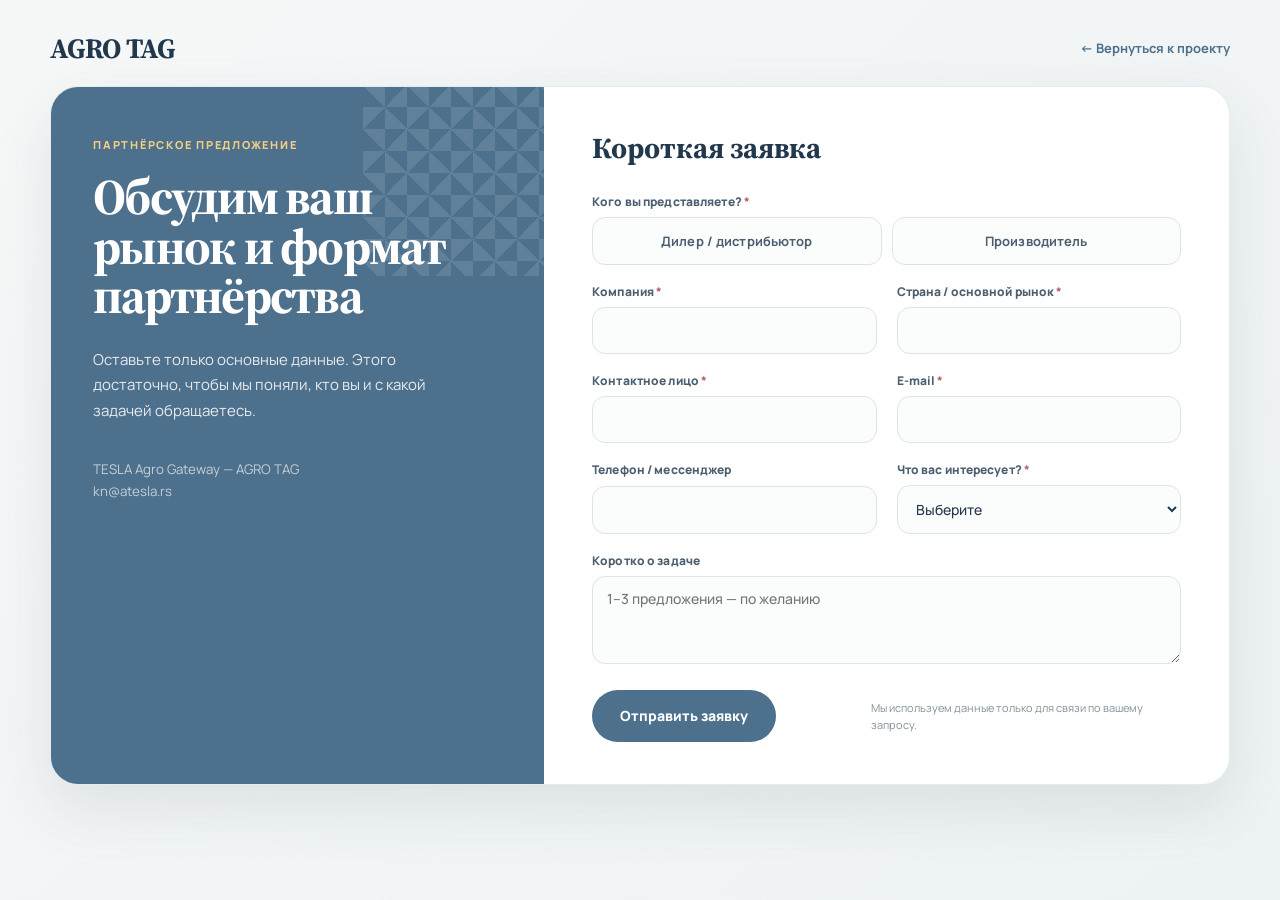
<file: assets/agro-tag-contact.html>
<!doctype html>
<html lang="ru">
<head>
<meta charset="utf-8"/>
<meta name="viewport" content="width=device-width,initial-scale=1"/>
<title>AGRO TAG — заявка на партнёрство</title>
<meta name="description" content="Короткая форма заявки на партнёрство с AGRO TAG для дилеров, дистрибьюторов и производителей."/>
<style>
@import url('https://fonts.googleapis.com/css2?family=Manrope:wght@400;500;600;700;800&family=Source+Serif+4:opsz,wght@8..60,600;8..60,700&display=swap');
:root{--blue:#4d708c;--deep:#22384d;--rose:#b9636d;--line:#dce4e8;--soft:#f4f7f8;--muted:#697987;--white:#fff;--serif:"Source Serif 4",Georgia,serif;--sans:"Manrope",Arial,sans-serif}
*{box-sizing:border-box}body{margin:0;background:linear-gradient(135deg,#f6f8f8 0%,#edf2f3 100%);color:var(--deep);font-family:var(--sans);min-height:100vh}.shell{width:min(1180px,calc(100% - 36px));margin:0 auto;padding:34px 0}.top{display:flex;justify-content:space-between;align-items:center;margin-bottom:24px}.brand{font:700 28px/1 var(--serif);letter-spacing:-.03em}.back{font-size:13px;font-weight:700;color:var(--blue);text-decoration:none}.card{display:grid;grid-template-columns:minmax(390px,.9fr) minmax(0,1.25fr);background:#fff;border:1px solid rgba(77,112,140,.14);border-radius:28px;overflow:hidden;box-shadow:0 24px 60px rgba(35,55,72,.10)}.intro{padding:50px 42px 46px;background:var(--blue);color:#fff;position:relative;overflow:hidden;min-width:0}.intro:after{content:"";position:absolute;right:-54px;top:-46px;width:235px;height:235px;opacity:.11;background:repeating-conic-gradient(from 45deg,#fff 0 12.5%,transparent 0 25%) 0 0/44px 44px}.eyebrow{font-size:11px;font-weight:800;letter-spacing:.16em;text-transform:uppercase;color:#f2cf83;position:relative;z-index:1}.intro h1{margin:20px 0 0;max-width:360px;font:700 clamp(39px,4vw,50px)/.99 var(--serif);letter-spacing:-.035em;position:relative;z-index:1;overflow-wrap:normal;word-break:normal}.intro p{margin:26px 0 0;max-width:355px;font-size:15px;line-height:1.7;color:rgba(255,255,255,.86);position:relative;z-index:1}.intro small{display:block;margin-top:36px;color:rgba(255,255,255,.67);line-height:1.65;position:relative;z-index:1}.form-wrap{padding:46px 48px 42px;min-width:0}.form-title{margin:0 0 28px;font:700 29px/1.1 var(--serif)}.grid{display:grid;grid-template-columns:minmax(0,1fr) minmax(0,1fr);gap:18px 20px}.field{display:grid;gap:7px;min-width:0}.field.full{grid-column:1/-1}label,.legend{font-size:12px;font-weight:800;color:#4b5f70;letter-spacing:.01em}.required{color:var(--rose)}input,select,textarea{width:100%;min-width:0;border:1px solid var(--line);border-radius:13px;background:#fbfcfc;padding:13px 14px;font:500 14px/1.35 var(--sans);color:var(--deep);outline:none;transition:border-color .2s,box-shadow .2s}input:focus,select:focus,textarea:focus{border-color:#87a2b7;box-shadow:0 0 0 3px rgba(77,112,140,.10)}textarea{min-height:88px;resize:vertical}.role-group{display:grid;grid-template-columns:minmax(0,1fr) minmax(0,1fr);gap:10px}.role{position:relative;min-width:0}.role input{position:absolute;opacity:0;pointer-events:none}.role span{display:flex;min-height:48px;align-items:center;justify-content:center;padding:10px 12px;border:1px solid var(--line);border-radius:13px;background:#fbfcfc;font-size:13px;font-weight:700;text-align:center;cursor:pointer}.role input:checked+span{border-color:var(--blue);background:#edf3f6;color:#294b67;box-shadow:0 0 0 2px rgba(77,112,140,.08)}.actions{display:flex;align-items:center;justify-content:space-between;gap:18px;margin-top:26px}.submit{border:0;border-radius:999px;background:var(--blue);color:#fff;min-height:52px;padding:0 28px;font:800 14px/1 var(--sans);cursor:pointer;white-space:nowrap}.privacy{max-width:310px;font-size:11px;line-height:1.55;color:#84919b}.honeypot{position:absolute;left:-9999px;opacity:0}.status{margin-top:16px;font-size:13px;color:#53697c;display:none}@media(max-width:940px){.card{grid-template-columns:1fr}.intro{padding:38px 32px}.intro h1{max-width:620px}.intro p{max-width:600px}.form-wrap{padding:36px 32px}}@media(max-width:650px){.shell{width:min(100% - 20px,1180px);padding:18px 0}.top{margin-bottom:16px}.grid{grid-template-columns:1fr}.field.full{grid-column:auto}.role-group{grid-template-columns:1fr}.actions{align-items:flex-start;flex-direction:column}.form-wrap{padding:30px 22px}.intro{padding:32px 24px}.intro h1{font-size:38px}}
</style>
</head>
<body>
<div class="shell">
  <div class="top"><div class="brand">AGRO TAG</div><a class="back" href="agro-tag.html">← Вернуться к проекту</a></div>
  <main class="card">
    <section class="intro">
      <div class="eyebrow">Партнёрское предложение</div>
      <h1>Обсудим ваш рынок и формат партнёрства</h1>
      <p>Оставьте только основные данные. Этого достаточно, чтобы мы поняли, кто вы и с какой задачей обращаетесь.</p>
      <small>TESLA Agro Gateway — AGRO TAG<br>kn@atesla.rs</small>
    </section>
    <section class="form-wrap">
      <h2 class="form-title">Короткая заявка</h2>
      <form id="agroForm">
        <div class="grid">
          <div class="field full">
            <div class="legend">Кого вы представляете? <span class="required">*</span></div>
            <div class="role-group">
              <label class="role"><input type="radio" name="role" value="Дилер / дистрибьютор" required><span>Дилер / дистрибьютор</span></label>
              <label class="role"><input type="radio" name="role" value="Производитель" required><span>Производитель</span></label>
            </div>
          </div>
          <div class="field"><label for="company">Компания <span class="required">*</span></label><input id="company" name="company" required autocomplete="organization"></div>
          <div class="field"><label for="country">Страна / основной рынок <span class="required">*</span></label><input id="country" name="country" required autocomplete="country-name"></div>
          <div class="field"><label for="name">Контактное лицо <span class="required">*</span></label><input id="name" name="name" required autocomplete="name"></div>
          <div class="field"><label for="email">E-mail <span class="required">*</span></label><input id="email" name="email" type="email" required autocomplete="email"></div>
          <div class="field"><label for="phone">Телефон / мессенджер</label><input id="phone" name="phone" autocomplete="tel"></div>
          <div class="field"><label for="interest">Что вас интересует? <span class="required">*</span></label><select id="interest" name="interest" required><option value="" selected disabled>Выберите</option><option>Дилерское партнёрство</option><option>Вывод своей продукции на рынок</option><option>Создание сервисного центра</option><option>Совместные проекты / локализация</option><option>Другое</option></select></div>
          <div class="field full"><label for="message">Коротко о задаче</label><textarea id="message" name="message" placeholder="1–3 предложения — по желанию"></textarea></div>
          <input class="honeypot" name="website2" tabindex="-1" autocomplete="off">
        </div>
        <div class="actions"><button class="submit" type="submit">Отправить заявку</button><div class="privacy">Мы используем данные только для связи по вашему запросу.</div></div>
        <div class="status" id="status">Открываем подготовленное письмо…</div>
      </form>
    </section>
  </main>
</div>
<script>
const form=document.getElementById('agroForm');
form.addEventListener('submit',function(e){
  e.preventDefault();
  if(!form.reportValidity()) return;
  if(form.website2.value) return;
  const data=new FormData(form);
  const role=data.get('role')||'';
  const company=data.get('company')||'';
  const country=data.get('country')||'';
  const name=data.get('name')||'';
  const email=data.get('email')||'';
  const phone=data.get('phone')||'';
  const interest=data.get('interest')||'';
  const message=data.get('message')||'';
  const subject=`AGRO TAG — запрос на партнёрство — ${company}`;
  const body=[
    'Новая заявка AGRO TAG','',
    `Кого представляет: ${role}`,
    `Компания: ${company}`,
    `Страна / рынок: ${country}`,
    `Контактное лицо: ${name}`,
    `E-mail: ${email}`,
    phone?`Телефон / мессенджер: ${phone}`:'',
    `Интерес: ${interest}`,
    message?`Коротко о задаче: ${message}`:'',
    '',`Источник: ${location.href}`
  ].filter(Boolean).join('\n');
  document.getElementById('status').style.display='block';
  window.location.href=`mailto:kn@atesla.rs?subject=${encodeURIComponent(subject)}&body=${encodeURIComponent(body)}`;
});
</script>
</body>
</html>
</file>
